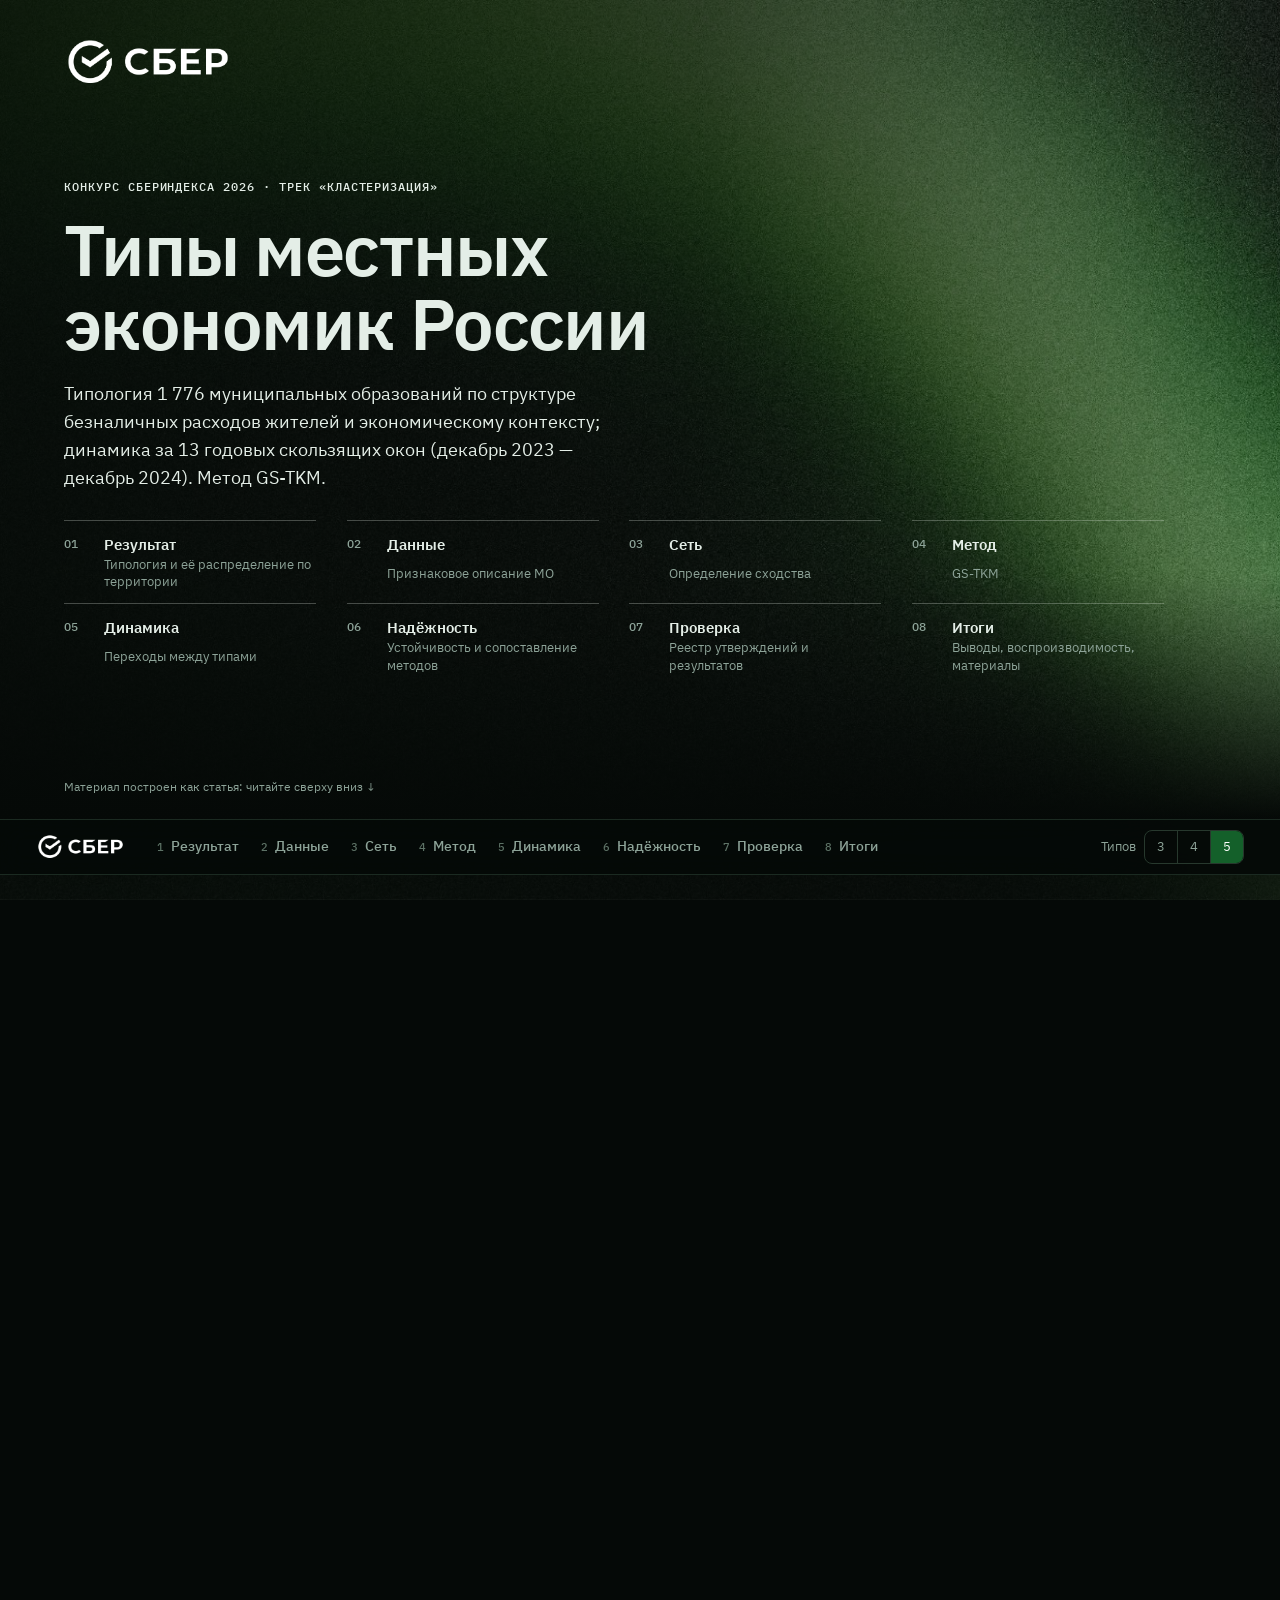
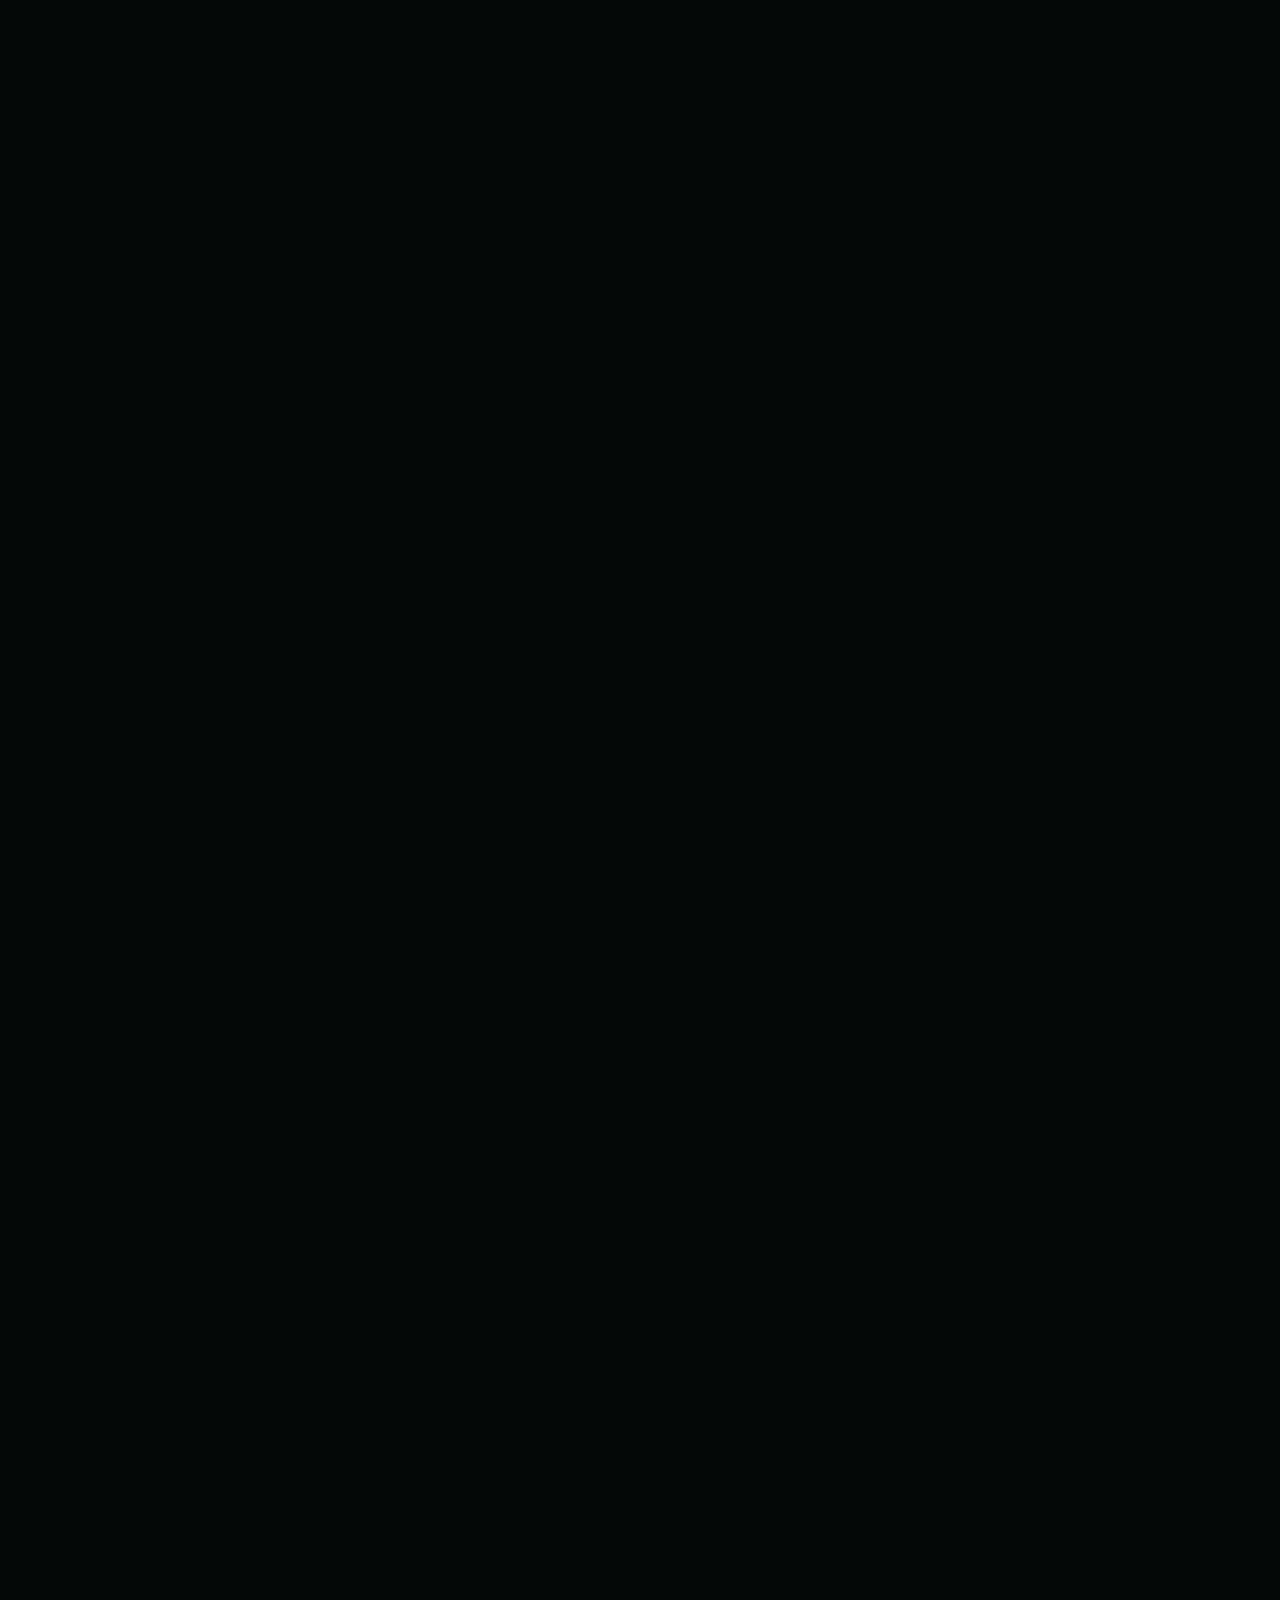
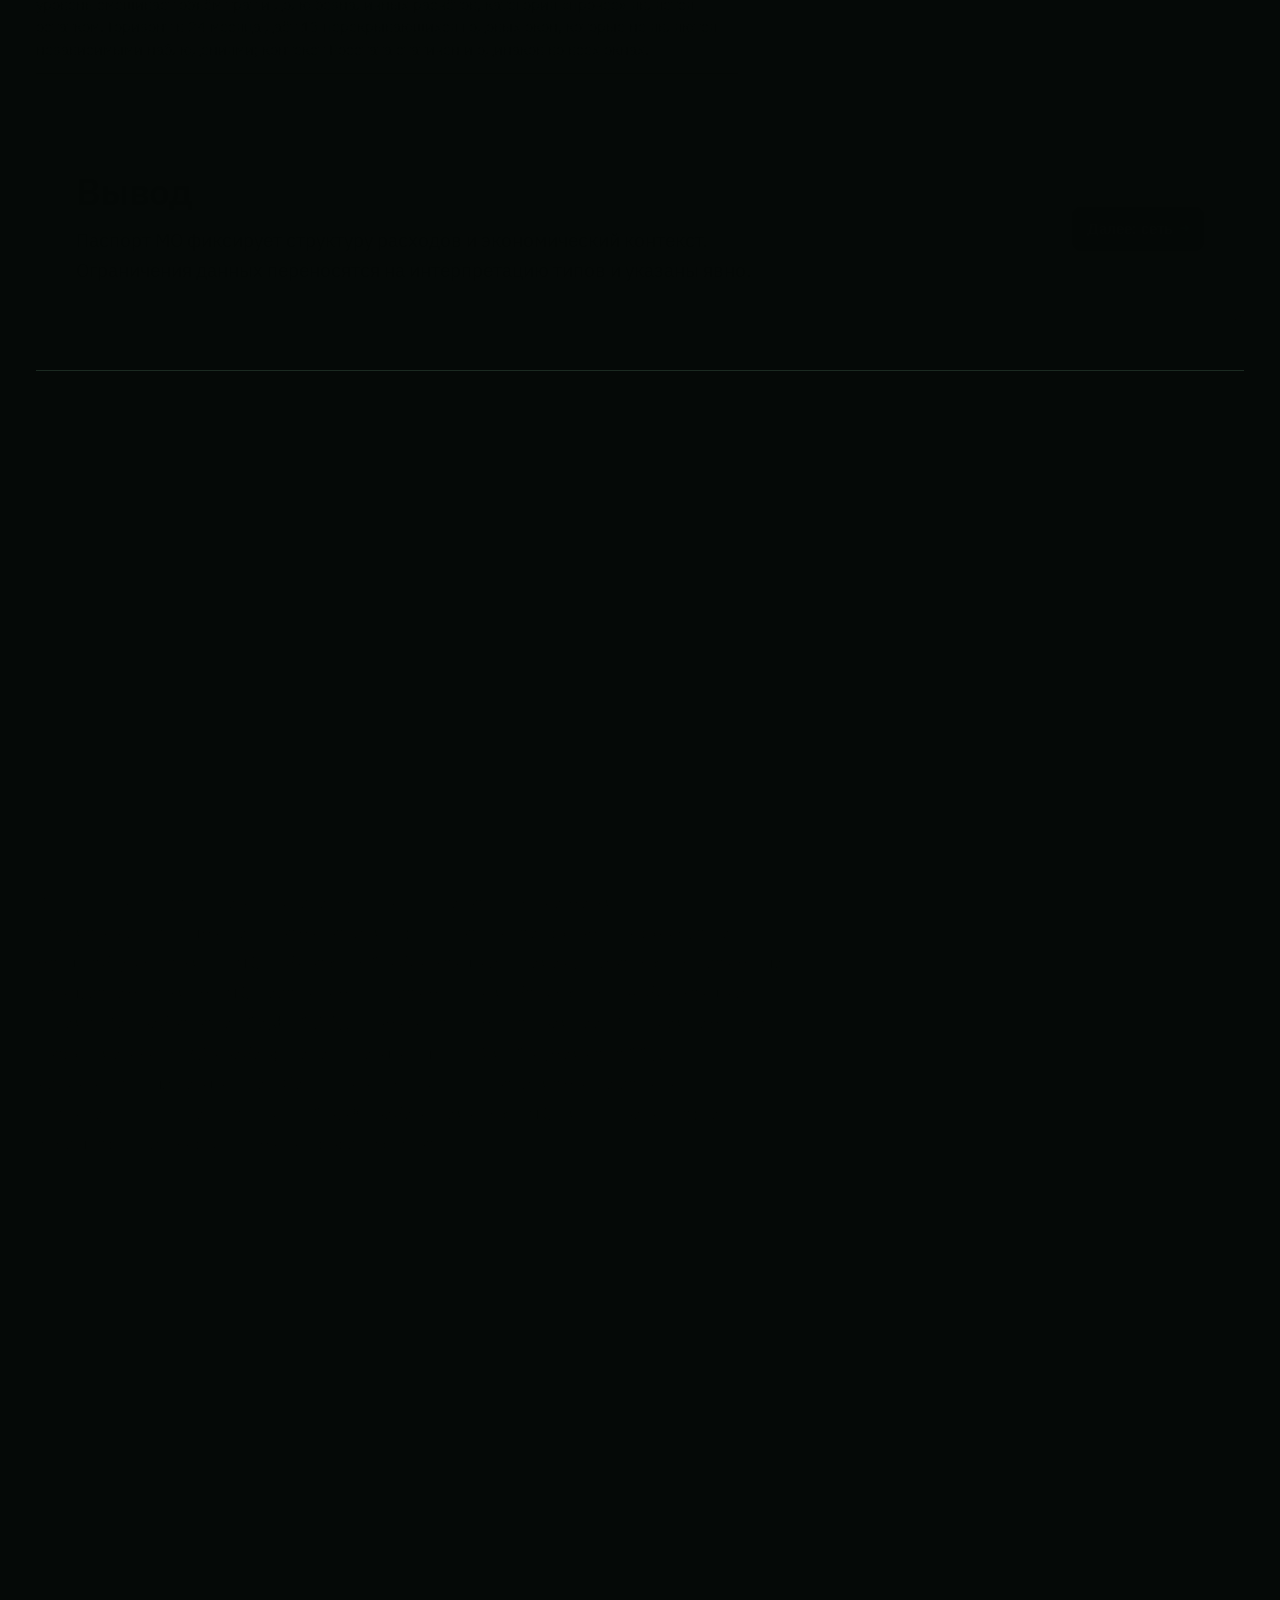
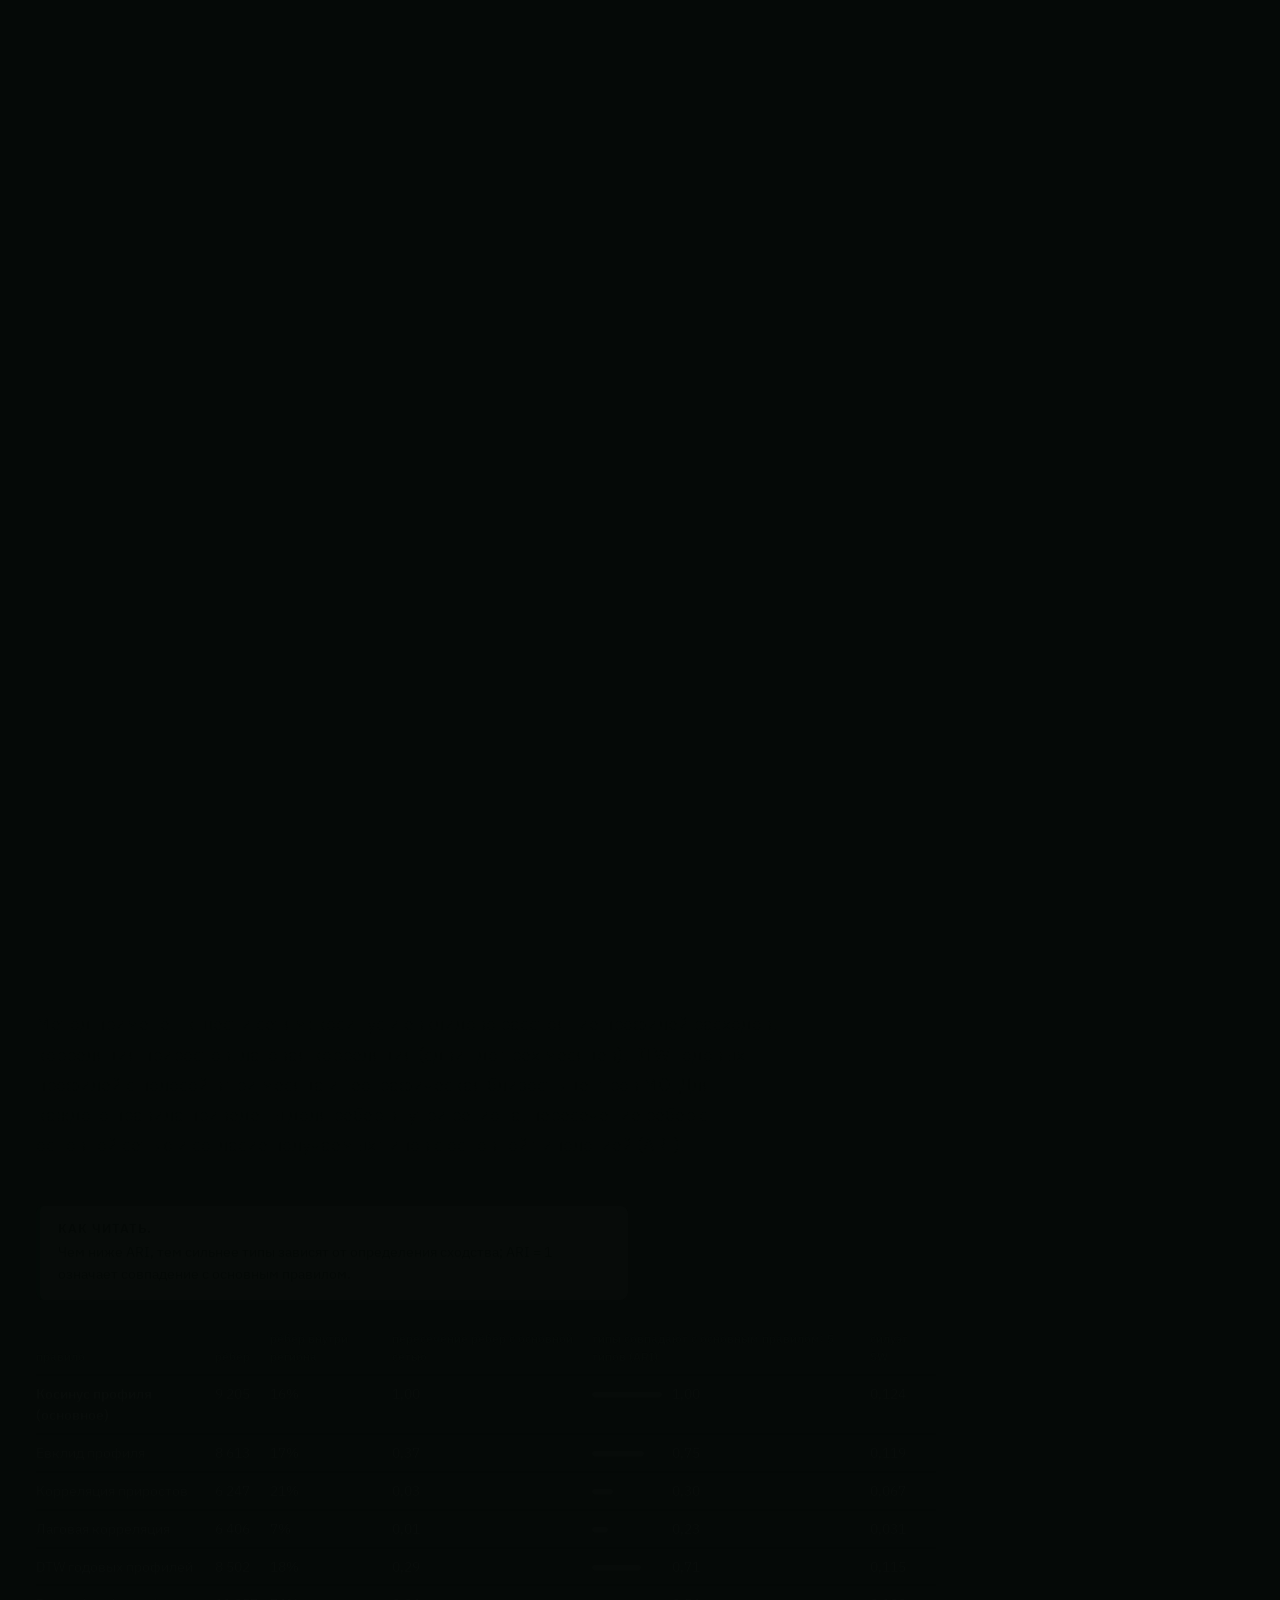
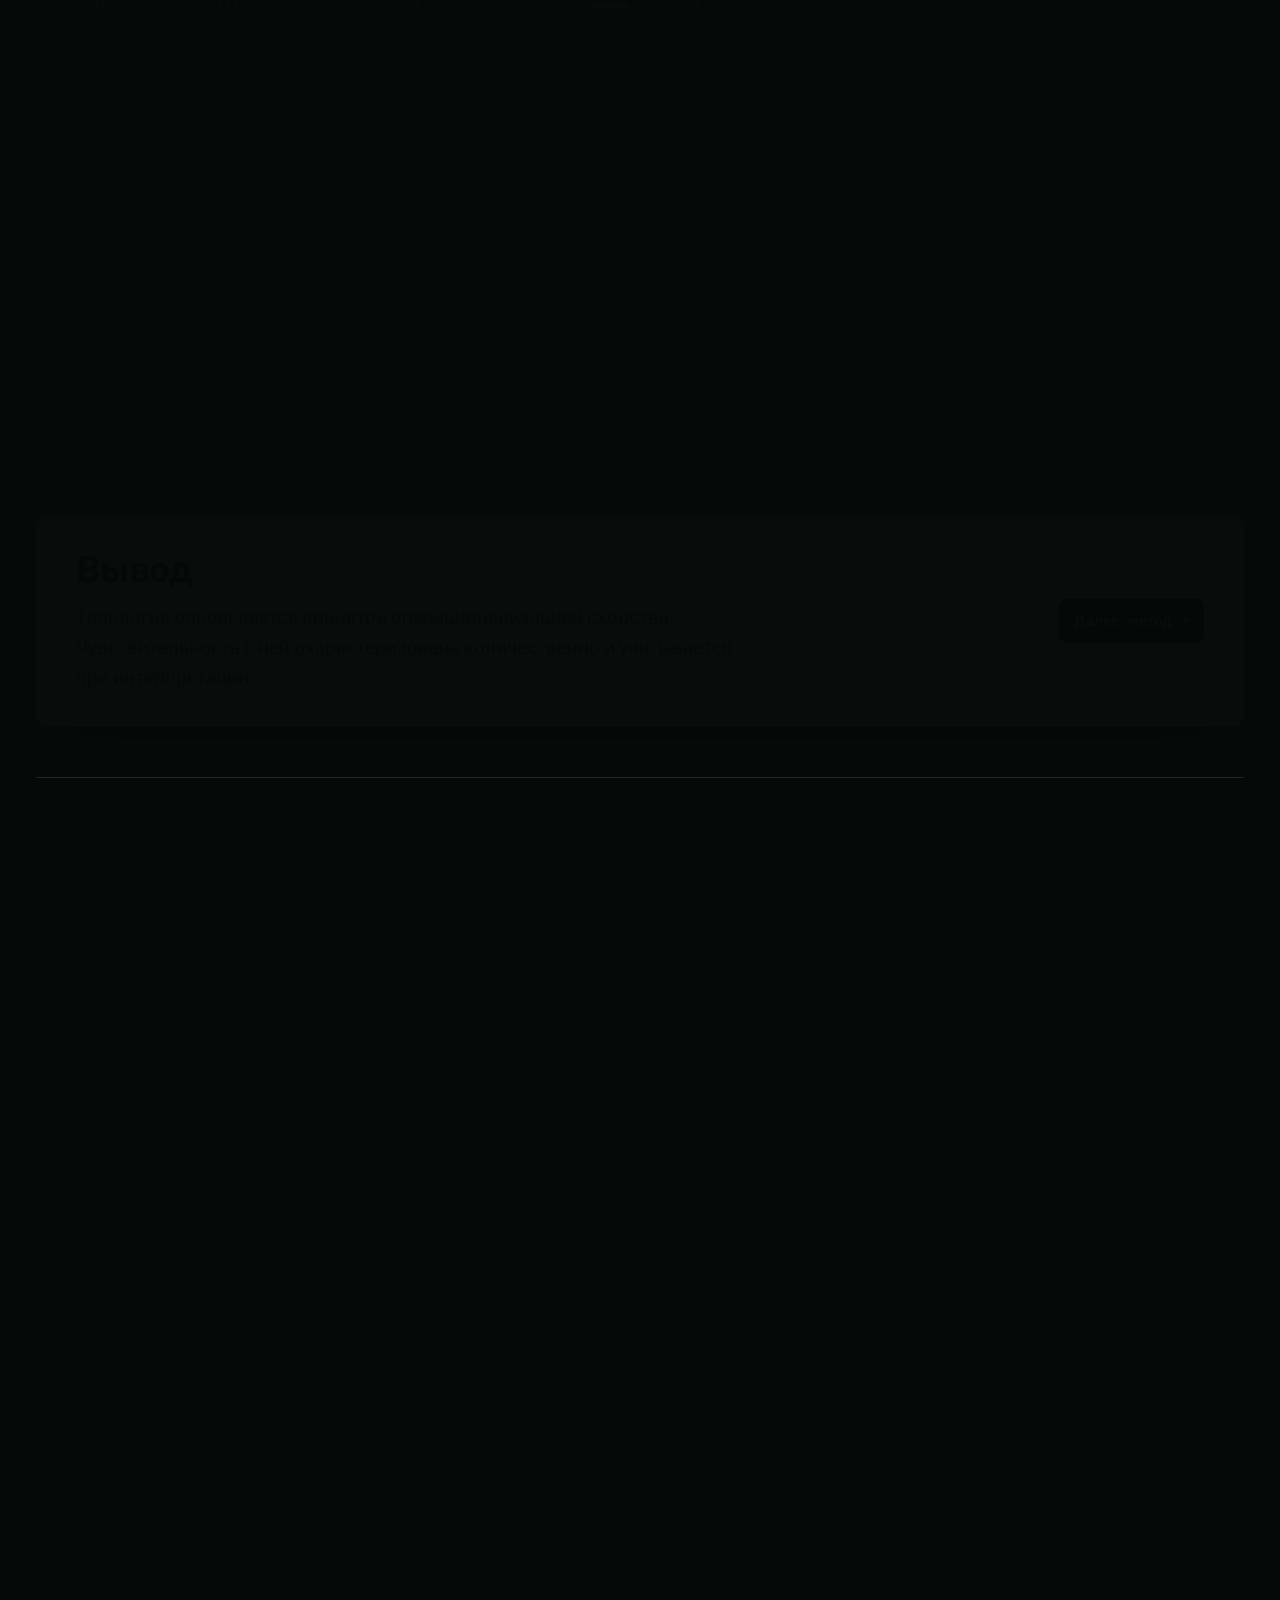
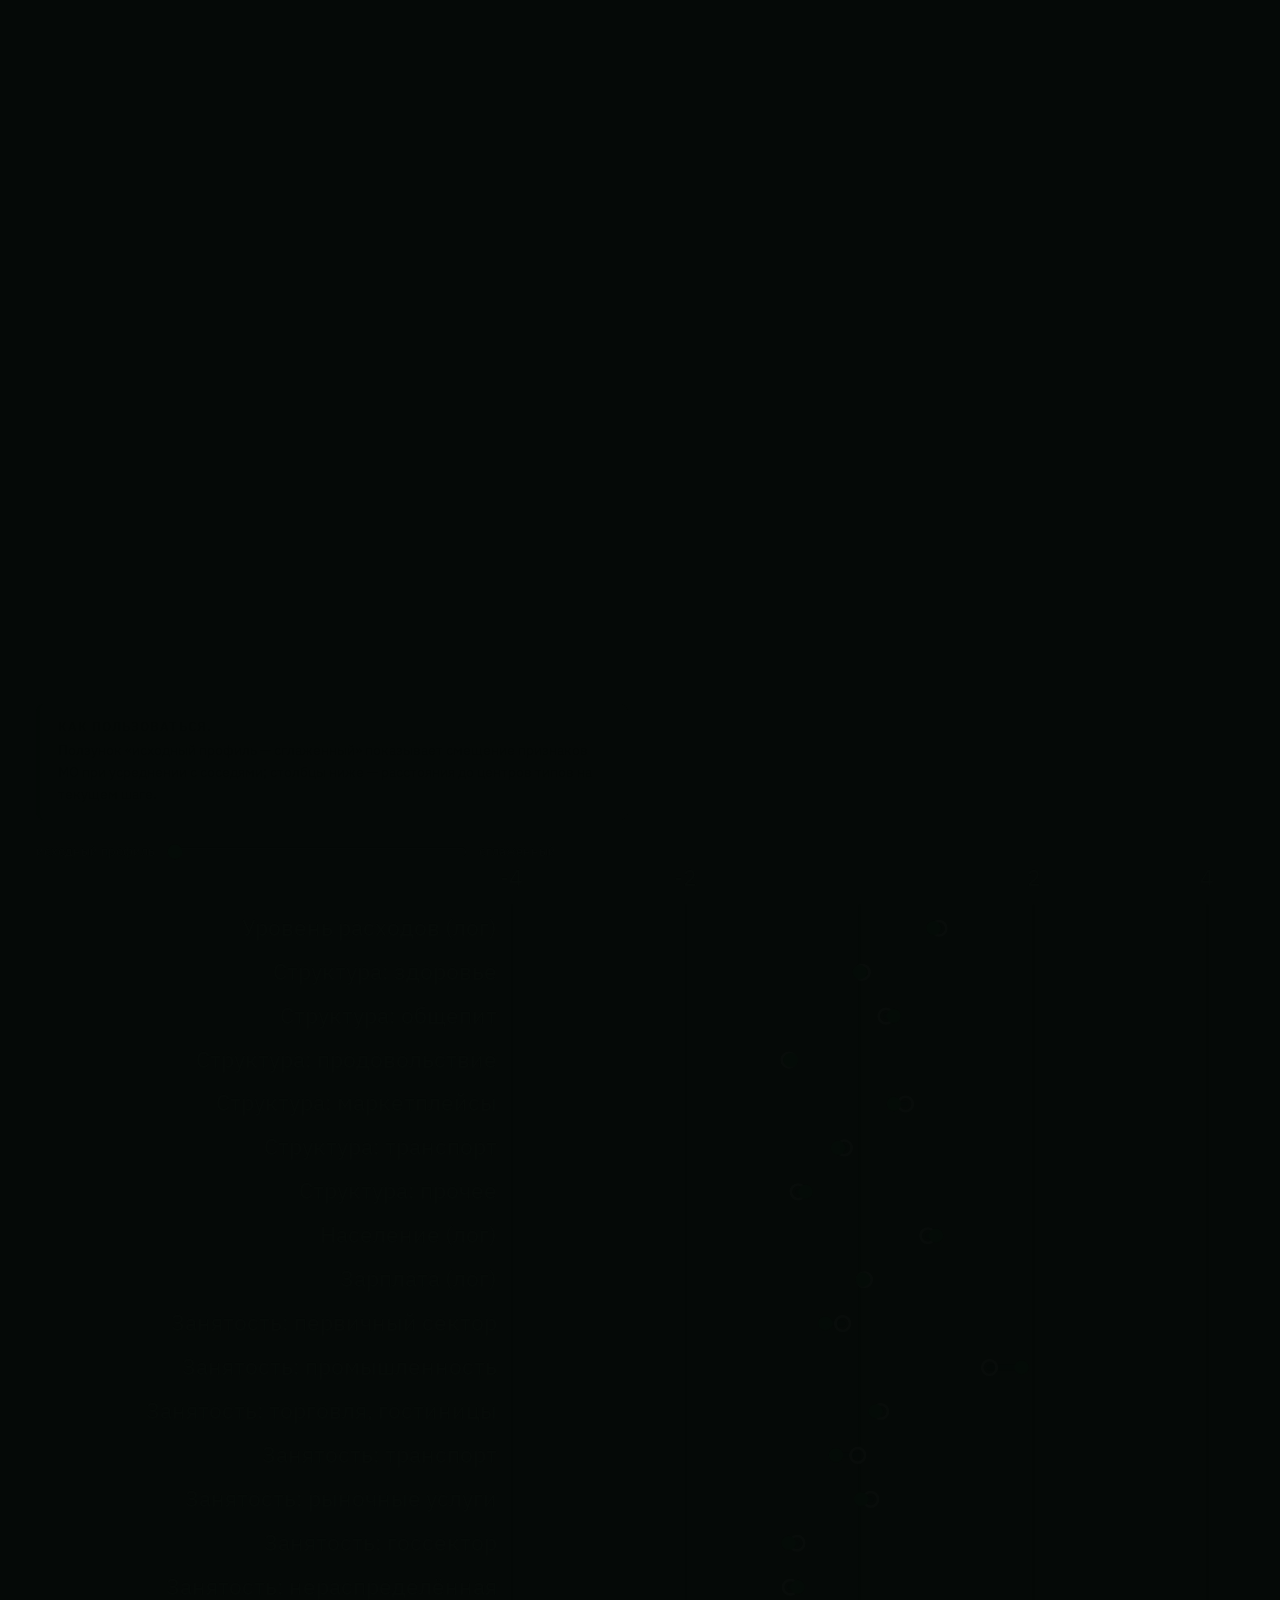
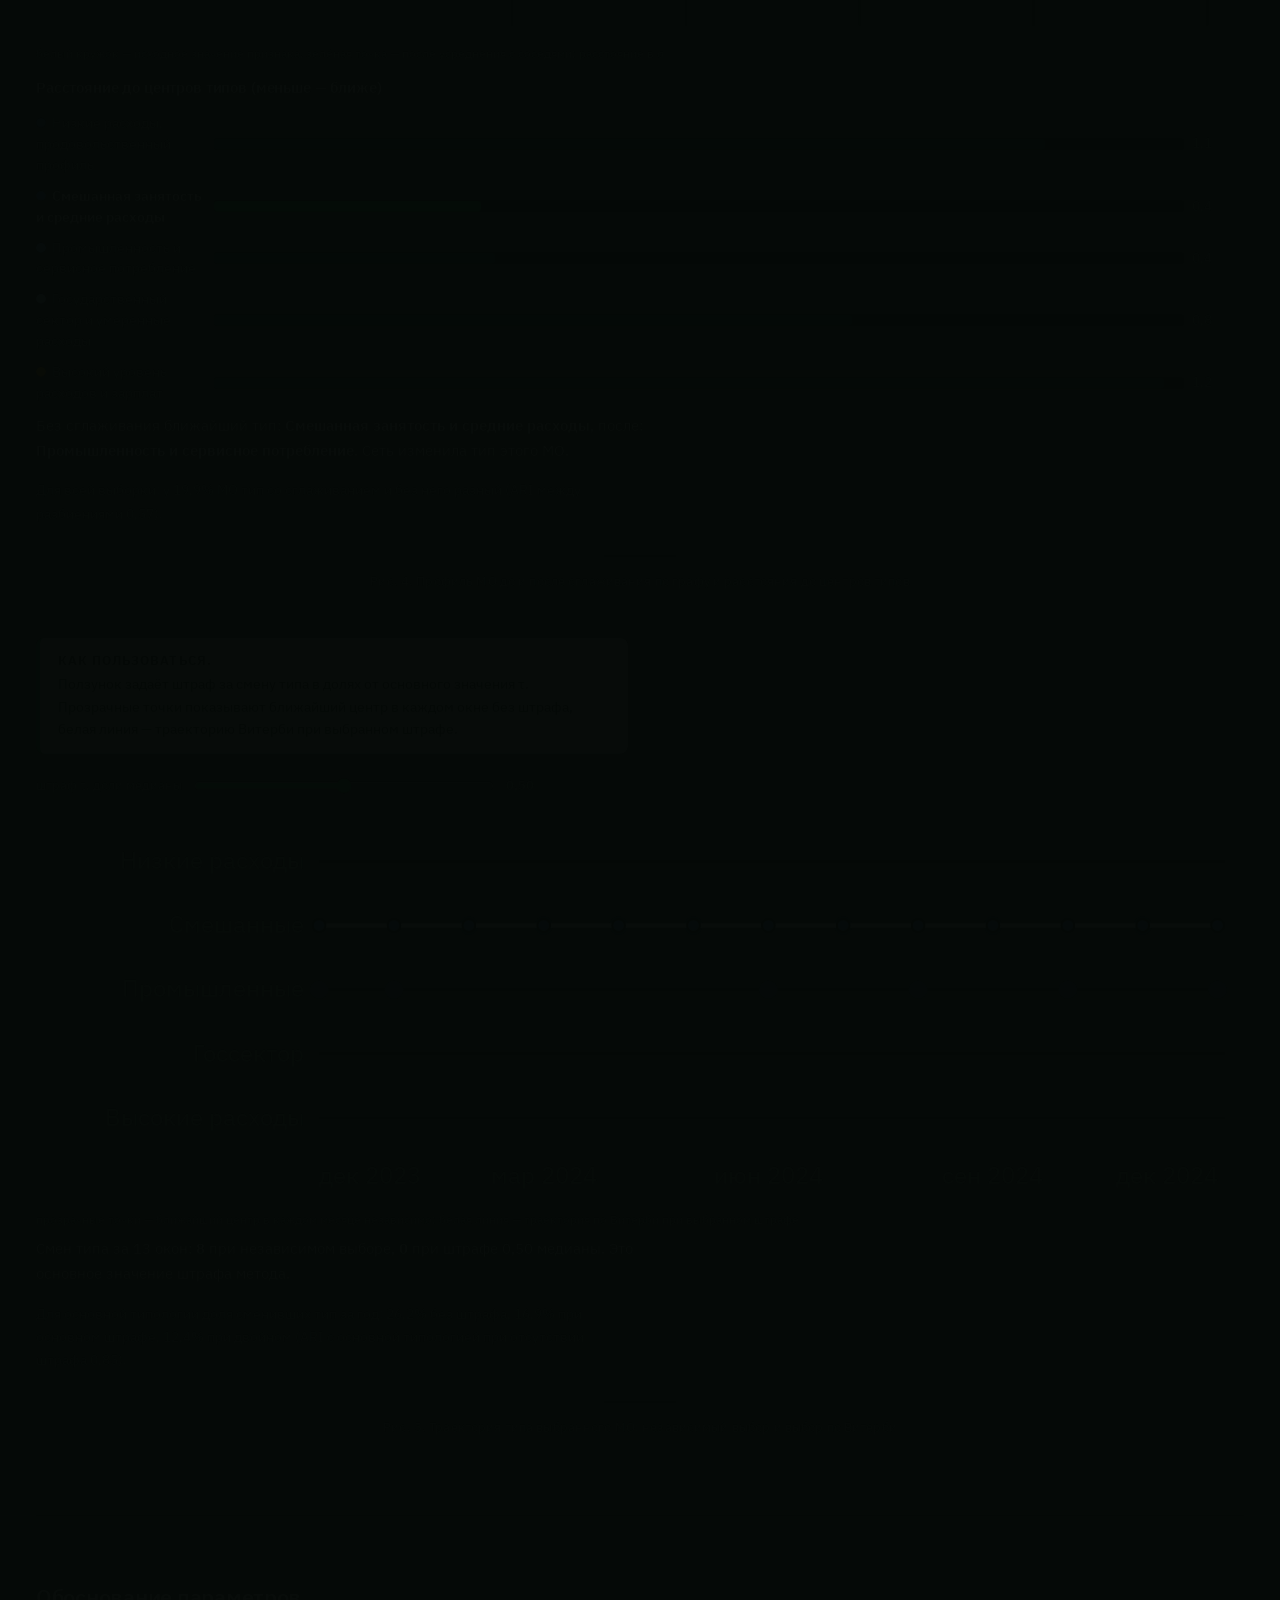
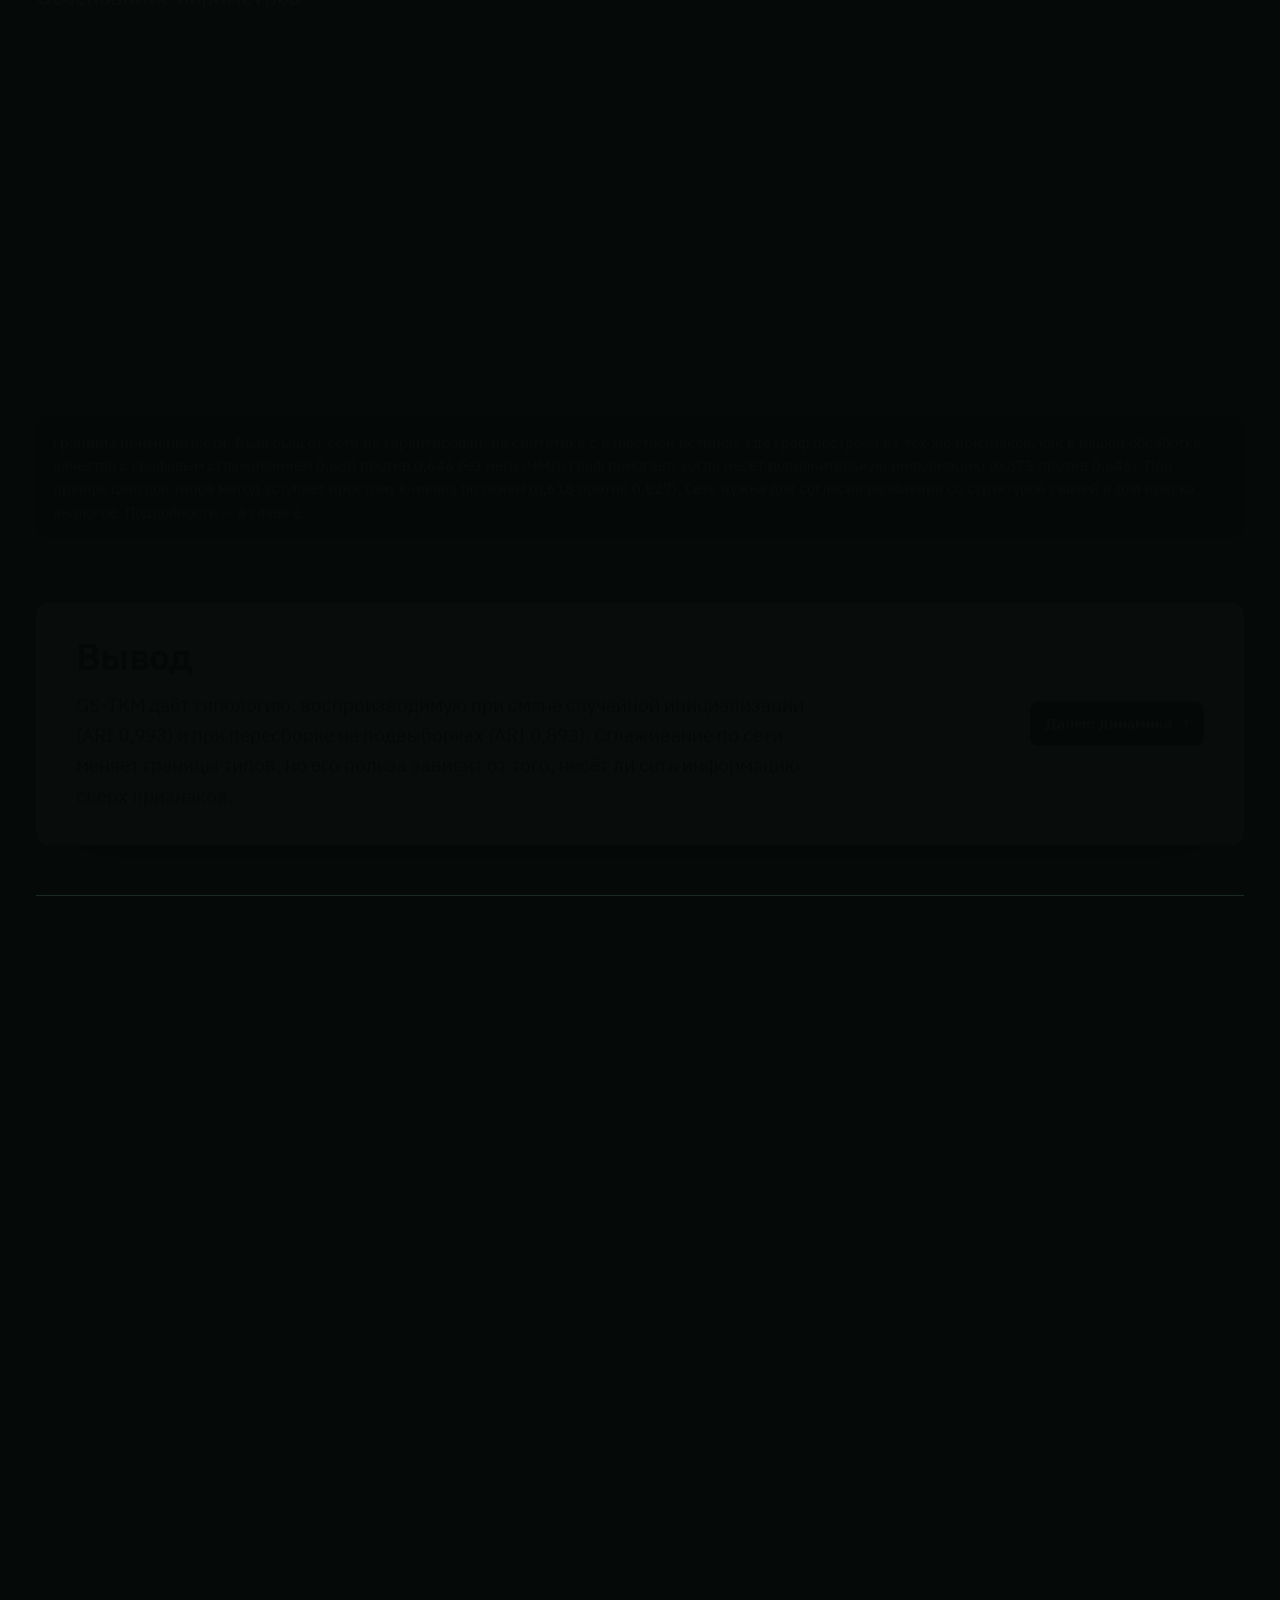
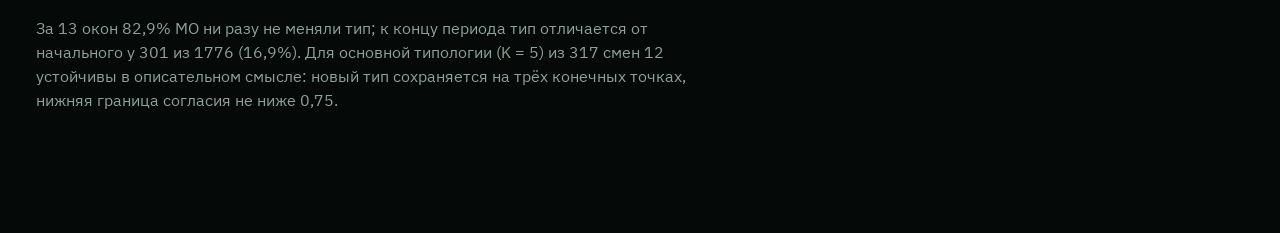
<file: index.html>
<!doctype html>
<html lang="ru"><head><meta charset="utf-8"><meta name="viewport" content="width=device-width,initial-scale=1">
<title>Типы местных экономик России</title>
<meta http-equiv="refresh" content="0; url=dashboard_story.html">
<link rel="canonical" href="dashboard_story.html">
</head><body><p><a href="dashboard_story.html">Открыть интерактивный дашборд</a></p></body></html>
</file>
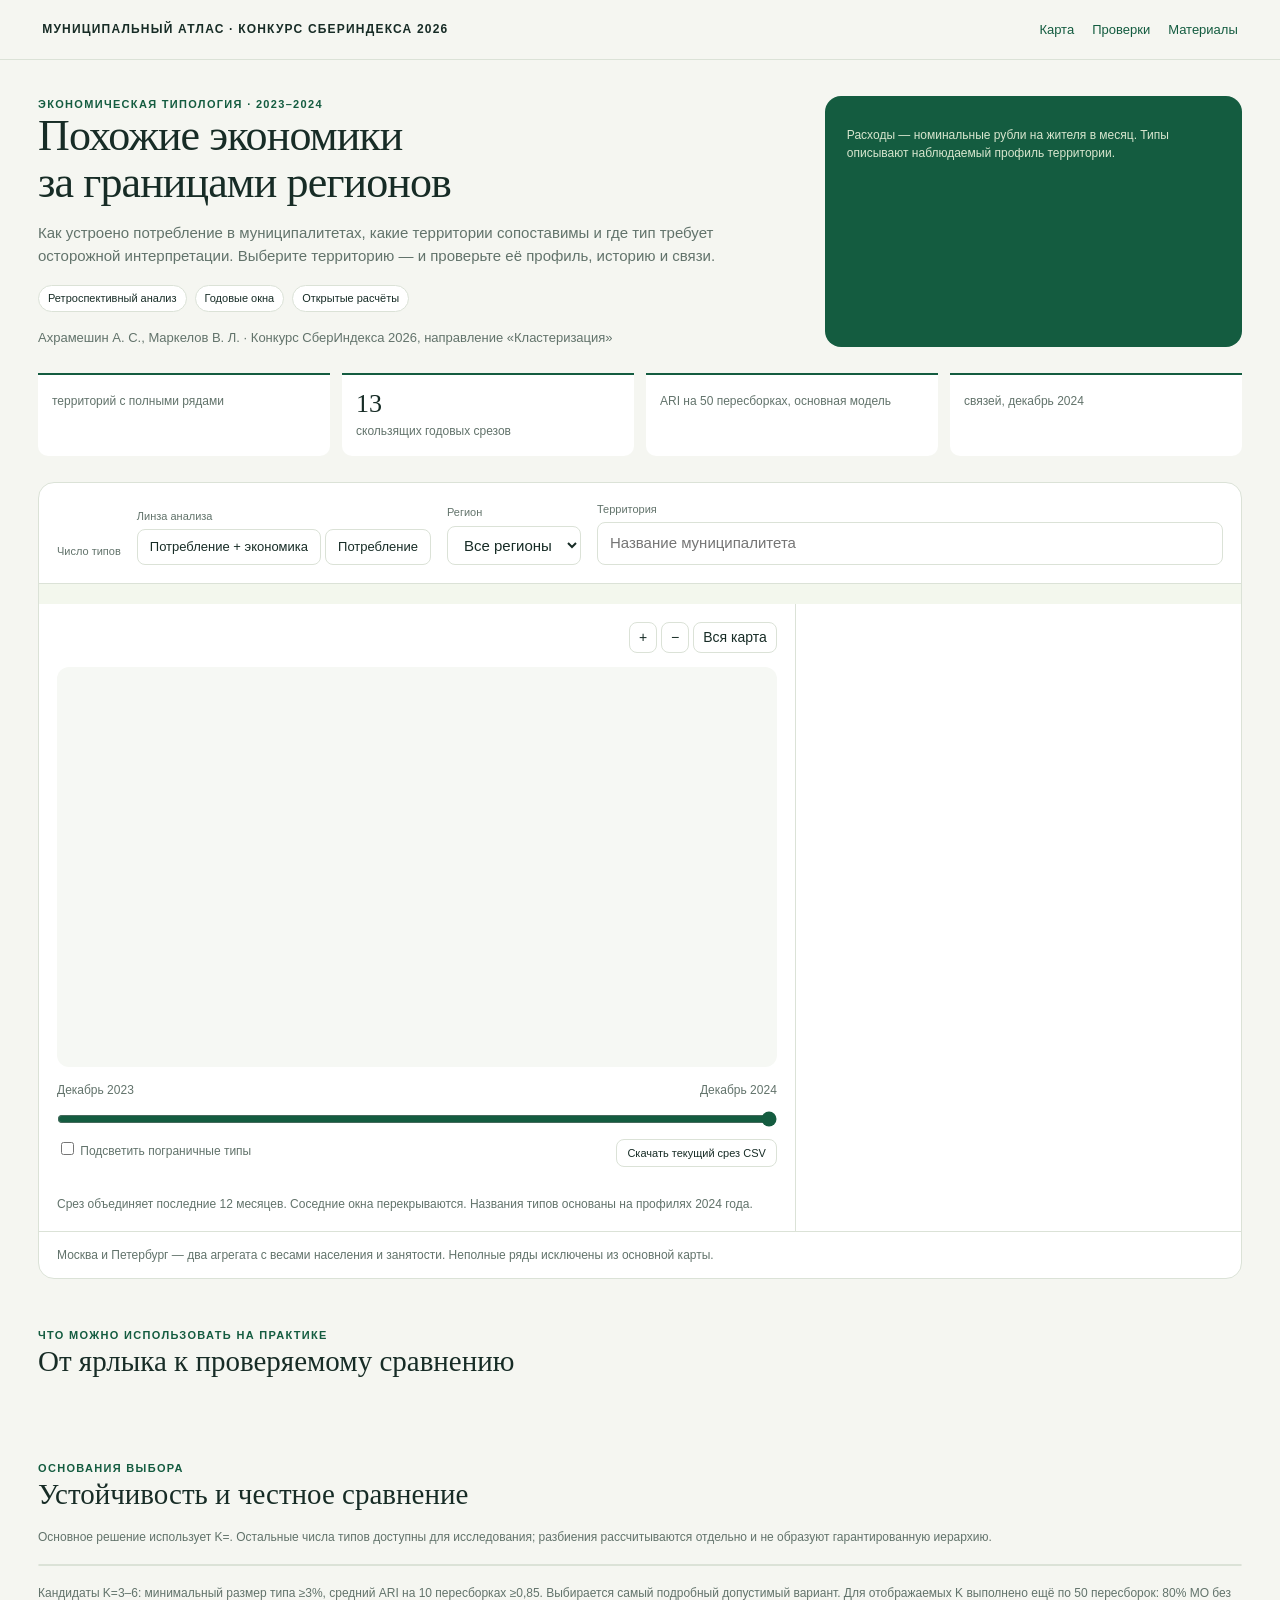
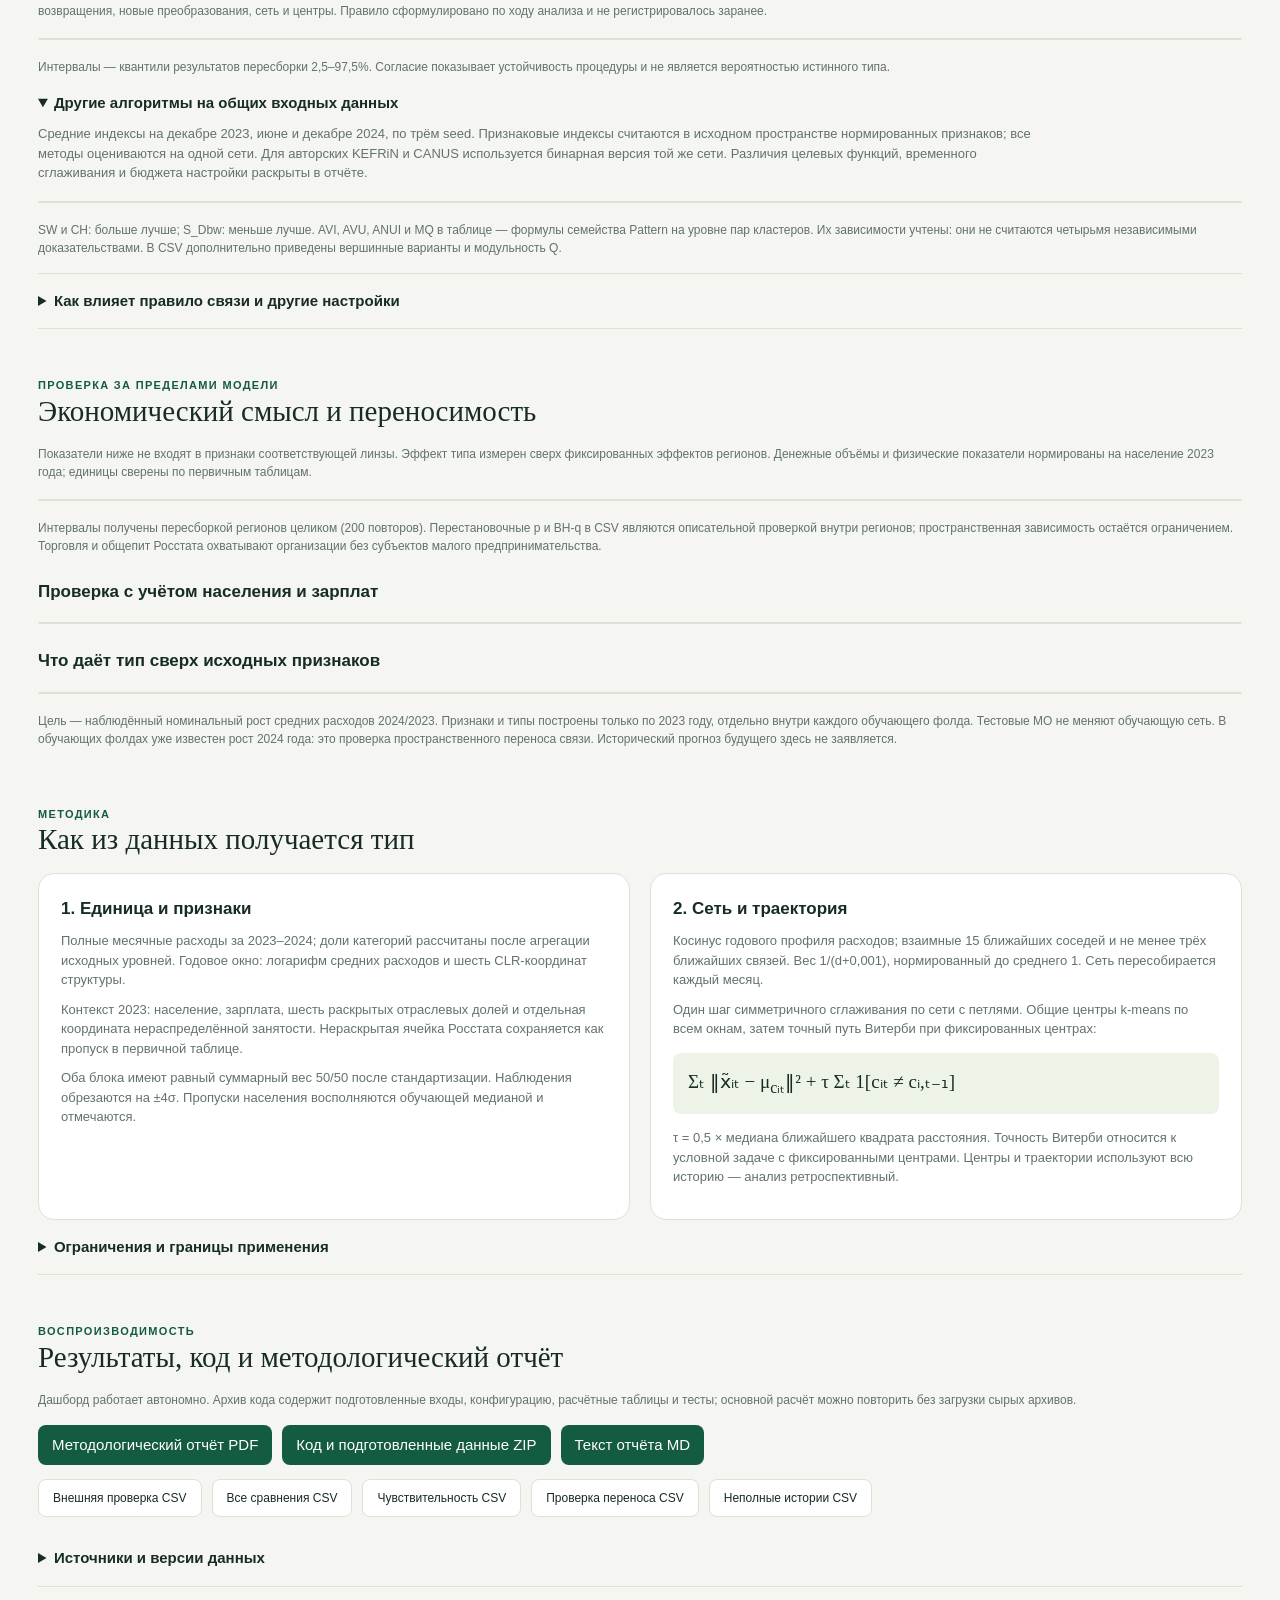
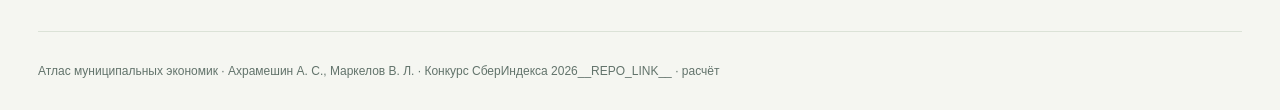
<file: archive/dashboard_tool_v2/atlas_dashboard.html>
<!doctype html><html lang="ru"><head><meta charset="utf-8"><meta name="viewport" content="width=device-width,initial-scale=1"><title>Атлас муниципальных экономик России</title>
<style>
:root{--ink:#172c26;--muted:#62736b;--paper:#f5f6f1;--line:#dbe2d7;--green:#145c40;--lime:#d6f078;--white:#fff;--radius:16px}*{box-sizing:border-box}body{margin:0;background:var(--paper);color:var(--ink);font:15px/1.5 Arial,sans-serif}a{color:var(--green)}button,input,select{font:inherit}button,select{cursor:pointer}button{border:1px solid var(--line);background:white;color:var(--ink);padding:9px 14px;border-radius:8px}button:hover{border-color:var(--green)}button:focus-visible,a:focus-visible,input:focus-visible,select:focus-visible{outline:3px solid #e6a644;outline-offset:3px}button.active{background:var(--green);color:white;border-color:var(--green)}button:disabled{opacity:.4;cursor:default}nav{display:flex;justify-content:space-between;align-items:center;padding:18px 3.3%;border-bottom:1px solid var(--line);gap:15px}.brand{font-weight:bold;letter-spacing:.1em;font-size:12px}nav a{font-size:13px;text-decoration:none;margin-left:18px}main{max-width:1460px;margin:auto;padding:0 38px}h1,h2,h3,p{margin:0}h1{font:44px/1.07 Georgia,serif;max-width:830px;letter-spacing:-.02em}h2{font:29px/1.2 Georgia,serif;margin-bottom:16px}h3{font-size:17px;margin-bottom:10px}.eyebrow{color:var(--green);font-size:11px;font-weight:bold;letter-spacing:.12em;text-transform:uppercase}.hero{padding:36px 0 26px;display:grid;grid-template-columns:1.8fr 1fr;gap:36px}.hero p{color:var(--muted);max-width:770px;margin-top:16px}.hero aside{background:var(--green);color:white;padding:22px;border-radius:var(--radius)}.hero aside p{color:#e2ecdf;margin-top:8px}.hero aside strong{display:block;font:28px Georgia,serif}.tags{display:flex;gap:8px;flex-wrap:wrap;margin-top:18px}.tag{font-size:11px;border:1px solid var(--line);padding:4px 9px;border-radius:100px;background:white}.facts{display:grid;grid-template-columns:repeat(4,1fr);gap:12px;margin-bottom:26px}.fact{border-top:2px solid var(--green);padding:14px;background:white;border-radius:0 0 10px 10px}.fact strong{font:26px Georgia,serif;display:block}.fact span{font-size:12px;color:var(--muted)}.workspace{border:1px solid var(--line);background:white;border-radius:var(--radius);overflow:hidden;scroll-margin-top:20px}.controls{padding:18px;display:flex;flex-wrap:wrap;gap:16px;align-items:end;border-bottom:1px solid var(--line)}.control label{display:block;font-size:11px;color:var(--muted);margin-bottom:5px}.seg{display:flex;gap:4px}.seg button{padding:7px 12px;font-size:13px}select,input[type=search]{padding:9px 12px;border:1px solid var(--line);border-radius:8px;background:white;max-width:100%;color:var(--ink)}.search{position:relative;flex:1;min-width:210px}.search input{width:100%}.suggestions{position:absolute;top:70px;left:0;right:0;z-index:5;background:white;box-shadow:0 8px 25px #172c2633;border-radius:10px;max-height:320px;overflow:auto}.suggestions button{display:block;text-align:left;width:100%;border:0;border-bottom:1px solid var(--line);border-radius:0;font-size:13px}.suggestions small{color:var(--muted);display:block}.mapgrid{display:grid;grid-template-columns:minmax(0,1.7fr) minmax(300px,1fr)}.maparea{position:relative;padding:18px;border-right:1px solid var(--line);min-width:0}.maptitle{display:flex;justify-content:space-between;align-items:start;gap:12px;font-size:12px;color:var(--muted)}.maptitle strong{color:var(--ink);display:block;font-size:16px}.zoom{display:flex;gap:4px}.zoom button{padding:4px 9px;font-size:14px}.mapcanvas{width:100%;height:400px;display:block;background:#f6f8f4;border-radius:12px;margin:14px 0;touch-action:pan-y}.territory{stroke:#fff;stroke-width:.23;cursor:pointer;transition:opacity .1s}.territory:hover,.territory:focus{stroke:#172c26;stroke-width:1}.territory.selected{stroke:#172c26;stroke-width:1.4}.yearline{display:flex;justify-content:space-between;gap:10px;font-size:12px;color:var(--muted)}input[type=range]{width:100%;accent-color:var(--green);margin:12px 0}.legend{display:grid;gap:8px;padding:14px 0}.legend button{text-align:left;display:flex;justify-content:space-between;align-items:center;gap:10px;padding:10px;font-size:12px}.swatch{display:inline-block;width:11px;height:11px;border-radius:3px;margin-right:7px}.legend button.active{color:var(--ink);background:#eef4e9;border-color:var(--green)}.note{font-size:12px;color:var(--muted)}.passport{padding:22px;min-width:0}.passport h3{font:25px/1.2 Georgia,serif;margin-top:8px}.passport .type{font-size:13px;font-weight:bold;display:block;margin:10px 0}.stats{display:grid;grid-template-columns:1fr 1fr;gap:16px;margin:18px 0}.stats strong{display:block;font-size:20px;line-height:1.2}.stats small{font-size:11px;color:var(--muted)}.quality{padding:12px;border-radius:10px;background:#f0f4e9;font-size:12px;margin:12px 0}.quality.warn{background:#fff2d8;color:#775623}.spark{width:100%;height:96px;display:block}.composition{display:grid;gap:7px;margin:12px 0}.composition .row{display:grid;grid-template-columns:106px 1fr 44px;gap:8px;align-items:center;font-size:11px}.bar{height:5px;background:#e5eadf;border-radius:5px}.bar i{display:block;height:100%;background:var(--green);border-radius:5px}.neighbors{margin-top:16px}.neighbors ol{padding:0;list-style:none}.neighbors li{border-top:1px solid var(--line)}.neighbors li button{display:flex;align-items:center;width:100%;justify-content:space-between;text-align:left;border:0;padding:8px 0;border-radius:0;background:transparent;font-size:12px}.neighbors li small{color:var(--muted);font-size:10px;display:block}.neighbors .seg button{font-size:11px}.mapfoot{padding:14px 18px;border-top:1px solid var(--line);display:flex;justify-content:space-between;gap:12px;flex-wrap:wrap;font-size:12px;color:var(--muted)}section.chapter{padding:48px 0 0;scroll-margin-top:20px}.cards{display:grid;grid-template-columns:repeat(3,1fr);gap:18px}.card{padding:22px;background:white;border:1px solid var(--line);border-radius:var(--radius)}.card .big{font:32px Georgia,serif;color:var(--green);display:block;margin-bottom:10px}.card p{font-size:13px;color:var(--muted)}.tablewrap{overflow:auto;border:1px solid var(--line);border-radius:12px;background:white;margin:18px 0}table{border-collapse:collapse;width:100%;font-size:12px;white-space:nowrap}th,td{padding:10px 12px;text-align:right;border-bottom:1px solid var(--line)}th{background:#eef3e7;color:var(--green);font-weight:normal}th:first-child,td:first-child{text-align:left;white-space:normal;min-width:180px}tr.mainrow{background:#f2f7e8;font-weight:bold}.detailgrid{display:grid;grid-template-columns:1fr 1fr;gap:20px}.detailgrid .card p{margin-bottom:10px}.formula{font-family:Georgia,serif;font-size:19px;background:#edf3e6;padding:15px;border-radius:8px;margin:14px 0;overflow:auto}.downloads{display:flex;gap:10px;flex-wrap:wrap}.downloads button{background:var(--green);color:white;border:0}.sources{font-size:12px;color:var(--muted)}.sources li{margin-bottom:8px}.sources a{overflow-wrap:anywhere}footer{padding:30px 0;border-top:1px solid var(--line);margin-top:44px;font-size:12px;color:var(--muted)}#tooltip{position:fixed;pointer-events:none;z-index:10;max-width:310px;background:var(--ink);color:white;padding:10px 13px;border-radius:8px;font-size:12px;display:none}.visuallyhidden{position:absolute;width:1px;height:1px;padding:0;overflow:hidden;clip:rect(0,0,0,0)}.status{font-size:12px;color:var(--muted);margin-top:10px}details{border-bottom:1px solid var(--line);padding:16px 0}summary{cursor:pointer;font-weight:bold}.explain{margin-top:10px;color:var(--muted);font-size:13px;max-width:1000px}.lensnote{padding:10px 18px;font-size:12px;color:var(--muted);background:#f3f7ed}.cases button{text-align:left;margin-top:14px;width:100%}.csvlinks{display:flex;gap:10px;flex-wrap:wrap}.csvlinks button{font-size:12px}.testmark{font-size:11px;margin-top:14px;color:var(--muted)}
@media(max-width:1050px){main{padding:0 22px}.hero{grid-template-columns:1.7fr 1fr;gap:20px}h1{font-size:36px}.mapgrid{grid-template-columns:1.4fr 1fr}.mapcanvas{height:320px}.cards{gap:10px}.card{padding:16px}.controls{gap:10px}}@media(max-width:760px){nav{padding:14px 18px}nav a{margin-left:10px;font-size:11px}main{padding:0 16px}.hero{display:block;padding-top:25px}h1{font-size:34px}.hero aside{margin-top:18px;padding:16px}.hero aside strong{font-size:24px}.facts{grid-template-columns:1fr 1fr;gap:9px;margin-bottom:20px}.fact{padding:11px}.fact strong{font-size:24px}.mapgrid{display:block}.maparea{border-right:0;border-bottom:1px solid var(--line);padding:14px}.mapcanvas{height:270px}.passport{padding:18px}.controls{padding:14px}.control{max-width:100%}.search{min-width:100%;flex-basis:100%}.cards,.detailgrid{grid-template-columns:1fr}.chapter{padding-top:34px!important}h2{font-size:26px}.legend{gap:5px}.legend button{padding:8px}.mapfoot{font-size:11px}.downloads button{width:100%}.formula{font-size:16px}.hero p{font-size:14px}}
.byline{margin-top:14px;font-size:13px;color:var(--muted)}</style></head><body><nav><div class="brand">МУНИЦИПАЛЬНЫЙ АТЛАС · КОНКУРС СБЕРИНДЕКСА 2026</div><div><a href="#atlas">Карта</a><a href="#evidence">Проверки</a><a href="#materials">Материалы</a></div></nav><main>
<header class="hero"><div><div class="eyebrow">Экономическая типология · 2023–2024</div><h1>Похожие экономики<br>за границами регионов</h1><p>Как устроено потребление в муниципалитетах, какие территории сопоставимы и где тип требует осторожной интерпретации. Выберите территорию — и проверьте её профиль, историю и связи.</p><div class="tags"><span class="tag">Ретроспективный анализ</span><span class="tag">Годовые окна</span><span class="tag">Открытые расчёты</span></div><p class="byline">Ахрамешин А. С., Маркелов В. Л. · Конкурс СберИндекса 2026, направление «Кластеризация»</p></div><aside><strong id="herofinding"></strong><p id="herotext"></p><p class="note" style="color:#d8e6ce">Расходы — номинальные рубли на жителя в месяц. Типы описывают наблюдаемый профиль территории.</p></aside></header>
<div class="facts"><div class="fact"><strong id="factN"></strong><span>территорий с полными рядами</span></div><div class="fact"><strong>13</strong><span>скользящих годовых срезов</span></div><div class="fact"><strong id="factARI"></strong><span>ARI на 50 пересборках, основная модель</span></div><div class="fact"><strong id="factEdges"></strong><span>связей, декабрь 2024</span></div></div>
<div class="workspace" id="atlas"><div class="controls"><div class="control"><label>Число типов</label><div class="seg" id="kbuttons"></div></div><div class="control"><label>Линза анализа</label><div class="seg" id="lensbuttons"><button data-lens="combined">Потребление + экономика</button><button data-lens="spend">Потребление</button></div></div><div class="control"><label for="region">Регион</label><select id="region"><option value="">Все регионы</option></select></div><div class="control search"><label for="search">Территория</label><input type="search" id="search" placeholder="Название муниципалитета" autocomplete="off"><div id="suggestions" class="suggestions"></div></div></div>
<div class="lensnote" id="lensnote"></div><div class="mapgrid"><div class="maparea"><div class="maptitle"><div><strong id="mapheading"></strong><span id="mapcount"></span></div><div class="zoom"><button id="zoomin" aria-label="Приблизить карту">+</button><button id="zoomout" aria-label="Отдалить карту">−</button><button id="zoomreset">Вся карта</button></div></div><svg id="map" class="mapcanvas" aria-label="Карта типов муниципалитетов"><g id="shapes"></g></svg><div class="yearline"><span>Декабрь 2023</span><strong id="monthtitle"></strong><span>Декабрь 2024</span></div><label for="month" class="visuallyhidden">Конец скользящего годового окна</label><input id="month" type="range" min="0" max="12" step="1" value="12"><div style="display:flex;justify-content:space-between;gap:12px;flex-wrap:wrap"><label class="note"><input id="uncertainty" type="checkbox"> Подсветить пограничные типы</label><button id="csvbutton" style="font-size:11px;padding:5px 10px">Скачать текущий срез CSV</button></div><div class="legend" id="legend"></div><p class="note">Срез объединяет последние 12 месяцев. Соседние окна перекрываются. Названия типов основаны на профилях 2024 года.</p></div><aside class="passport" id="passport" aria-live="polite"></aside></div><div class="mapfoot"><span>Москва и Петербург — два агрегата с весами населения и занятости. Неполные ряды исключены из основной карты.</span><span id="runid"></span></div></div>
<section class="chapter" id="findings"><div class="eyebrow">Что можно использовать на практике</div><h2>От ярлыка к проверяемому сравнению</h2><div class="cards" id="insights"></div><div class="cards cases" id="cases" style="margin-top:18px"></div></section>
<section class="chapter" id="evidence"><div class="eyebrow">Основания выбора</div><h2>Устойчивость и честное сравнение</h2><p class="note">Основное решение использует K=<b id="maink"></b>. Остальные числа типов доступны для исследования; разбиения рассчитываются отдельно и не образуют гарантированную иерархию.</p><div class="tablewrap"><table id="ktable"></table></div><p class="note">Кандидаты K=3–6: минимальный размер типа ≥3%, средний ARI на 10 пересборках ≥0,85. Выбирается самый подробный допустимый вариант. Для отображаемых K выполнено ещё по 50 пересборок: 80% МО без возвращения, новые преобразования, сеть и центры. Правило сформулировано по ходу анализа и не регистрировалось заранее.</p><div class="tablewrap"><table id="robtable"></table></div><p class="note">Интервалы — квантили результатов пересборки 2,5–97,5%. Согласие показывает устойчивость процедуры и не является вероятностью истинного типа.</p><details open><summary>Другие алгоритмы на общих входных данных</summary><p class="explain">Средние индексы на декабре 2023, июне и декабре 2024, по трём seed. Признаковые индексы считаются в исходном пространстве нормированных признаков; все методы оцениваются на одной сети. Для авторских KEFRiN и CANUS используется бинарная версия той же сети. Различия целевых функций, временного сглаживания и бюджета настройки раскрыты в отчёте.</p><div class="tablewrap"><table id="baselines"></table></div><p class="note">SW и CH: больше лучше; S_Dbw: меньше лучше. AVI, AVU, ANUI и MQ в таблице — формулы семейства Pattern на уровне пар кластеров. Их зависимости учтены: они не считаются четырьмя независимыми доказательствами. В CSV дополнительно приведены вершинные варианты и модульность Q.</p></details><details><summary>Как влияет правило связи и другие настройки</summary><div class="tablewrap"><table id="networks"></table></div><div class="tablewrap"><table id="sensitivity"></table></div><p class="note" id="driftnote"></p><p class="note">Лаги и DTW здесь описывают сходство наблюдённых историй. Длина перекрытия всего 10–13 годовых окон; причинное влияние и распространение изменений этими сетями не устанавливаются.</p></details></section>
<section class="chapter"><div class="eyebrow">Проверка за пределами модели</div><h2>Экономический смысл и переносимость</h2><p class="note">Показатели ниже не входят в признаки соответствующей линзы. Эффект типа измерен сверх фиксированных эффектов регионов. Денежные объёмы и физические показатели нормированы на население 2023 года; единицы сверены по первичным таблицам.</p><div class="tablewrap"><table id="external"></table></div><p class="note">Интервалы получены пересборкой регионов целиком (200 повторов). Перестановочные p и BH-q в CSV являются описательной проверкой внутри регионов; пространственная зависимость остаётся ограничением. Торговля и общепит Росстата охватывают организации без субъектов малого предпринимательства.</p><h3 style="margin-top:24px">Проверка с учётом населения и зарплат</h3><div class="tablewrap"><table id="externalcontrols"></table></div><p class="note" id="externalverdict"></p><h3 style="margin-top:24px">Что даёт тип сверх исходных признаков</h3><div class="tablewrap"><table id="cv"></table></div><p class="note">Цель — наблюдённый номинальный рост средних расходов 2024/2023. Признаки и типы построены только по 2023 году, отдельно внутри каждого обучающего фолда. Тестовые МО не меняют обучающую сеть. В обучающих фолдах уже известен рост 2024 года: это проверка пространственного переноса связи. Исторический прогноз будущего здесь не заявляется.</p><p class="status" id="cvverdict"></p></section>
<section class="chapter"><div class="eyebrow">Методика</div><h2>Как из данных получается тип</h2><div class="detailgrid"><div class="card"><h3>1. Единица и признаки</h3><p>Полные месячные расходы за 2023–2024; доли категорий рассчитаны после агрегации исходных уровней. Годовое окно: логарифм средних расходов и шесть CLR-координат структуры.</p><p>Контекст 2023: население, зарплата, шесть раскрытых отраслевых долей и отдельная координата нераспределённой занятости. Нераскрытая ячейка Росстата сохраняется как пропуск в первичной таблице.</p><p>Оба блока имеют равный суммарный вес 50/50 после стандартизации. Наблюдения обрезаются на ±4σ. Пропуски населения восполняются обучающей медианой и отмечаются.</p></div><div class="card"><h3>2. Сеть и траектория</h3><p>Косинус годового профиля расходов; взаимные 15 ближайших соседей и не менее трёх ближайших связей. Вес 1/(d+0,001), нормированный до среднего 1. Сеть пересобирается каждый месяц.</p><p>Один шаг симметричного сглаживания по сети с петлями. Общие центры k-means по всем окнам, затем точный путь Витерби при фиксированных центрах:</p><div class="formula">Σₜ ‖x̃ᵢₜ − μ<sub>cᵢₜ</sub>‖² + τ Σₜ 1[cᵢₜ ≠ cᵢ,ₜ₋₁]</div><p>τ = 0,5 × медиана ближайшего квадрата расстояния. Точность Витерби относится к условной задаче с фиксированными центрами. Центры и траектории используют всю историю — анализ ретроспективный.</p></div></div><details><summary>Ограничения и границы применения</summary><p class="explain">Кластеры — относительные профили в данной выборке. Номинальные расходы не измеряют физическое потребление и не полностью отражают доходы жителей. Внутригородские районы представлены только двумя столичными агрегатами. Статический контекст относится к 2023 году; скрытые отраслевые ячейки дают нижние границы раскрытых долей. География и территориальные преобразования ограничены предоставленным справочником. Годовые окна сглаживают быстрые изменения. Смена типа требует трёх наблюдаемых конечных точек; последние два окна цензурированы. Для неполных историй предварительное присвоение вынесено в отдельный файл и отделено от основной типологии.</p></details></section>
<section class="chapter" id="materials"><div class="eyebrow">Воспроизводимость</div><h2>Результаты, код и методологический отчёт</h2><p class="note" style="margin-bottom:16px">Дашборд работает автономно. Архив кода содержит подготовленные входы, конфигурацию, расчётные таблицы и тесты; основной расчёт можно повторить без загрузки сырых архивов.</p><div class="downloads"><button id="reportdownload">Методологический отчёт PDF</button><button id="codedownload">Код и подготовленные данные ZIP</button><button id="mddownload">Текст отчёта MD</button></div><div class="csvlinks" style="margin-top:14px"><button data-file="external_validation.csv">Внешняя проверка CSV</button><button data-file="baselines_raw.csv">Все сравнения CSV</button><button data-file="sensitivity.csv">Чувствительность CSV</button><button data-file="practical_cv.csv">Проверка переноса CSV</button><button data-file="incomplete_assignment.csv">Неполные истории CSV</button></div><p class="testmark" id="verification"></p><details><summary>Источники и версии данных</summary><ul class="sources"><li><a href="https://sber.ru/sberindex/konkurs_sberindex" target="_blank" rel="noopener">Конкурс СберИндекса: пакет расходов, доступности рынков и справочник муниципалитетов</a>. Подготовленная панель, 24 месяца; хеш входа зафиксирован. Данные распространяются на условиях CC BY-SA 4.0.</li><li><a href="https://tochno.st/datasets/bdmo" target="_blank" rel="noopener">База муниципальных показателей Росстата — архив «Если быть точным», версия 18.09.2025</a>. Занятость 2023 и показатели внешней проверки; URL, единицы и SHA-256 включены в архив. Условия использования: CC BY 4.0.</li><li><a href="https://github.com/Sorooshi/KEFRiN" target="_blank" rel="noopener">Авторская реализация KEFRiN</a> и <a href="https://github.com/Sorooshi/CANUS" target="_blank" rel="noopener">CANUS</a>. Закреплённые коммиты и хеши; скрипт загрузки входит в архив.</li></ul><p class="explain">Вход основной модели — подготовленная панель СберИндекса с зафиксированным хешем; сырые архивы СберИндекса в этом комплекте повторно не загружались. Геометрия территорий используется только для отображения.</p></details></section><footer>Атлас муниципальных экономик · Ахрамешин А. С., Маркелов В. Л. · Конкурс СберИндекса 2026__REPO_LINK__ · расчёт <span id="footerid"></span></footer></main><div id="tooltip"></div>
<script id="payload" type="application/json">__PAYLOAD__</script><script>
'use strict';const D=JSON.parse(document.querySelector('#payload').textContent);const COLORS=['#2d7662','#dc982d','#477db4','#985e98','#bd6048','#586da3'];const $=s=>document.querySelector(s);const num=(v,d=0)=>v==null?'—':Number(v).toLocaleString('ru-RU',{maximumFractionDigits:d,minimumFractionDigits:d});const pct=(v,d=0)=>num(v*100,d)+'%';const esc=x=>String(x??'').replace(/[&<>"']/g,a=>({'&':'&amp;','<':'&lt;','>':'&gt;','"':'&quot;',"'":'&#39;'}[a]));const monthName=t=>new Date(D.months[t]+'-15T12:00:00').toLocaleDateString('ru-RU',{month:'long',year:'numeric'});const S={k:D.mainK,t:12,lens:'combined',region:'',sel:0,typ:null,mode:'graph',uncertain:false};let view=[0,0,D.geo.width,D.geo.height];const labs=()=>D.models[S.k][S.lens].labels;const names=()=>D.models[S.k][S.lens].names;const visible=i=>!S.region||D.nodes[i].region===S.region;const text=(id,v)=>$(id).textContent=v;
function table(id,heads,rows,mark=()=>false){$(id).innerHTML='<thead><tr>'+heads.map(x=>'<th>'+esc(x)+'</th>').join('')+'</tr></thead><tbody>'+rows.map(r=>'<tr class="'+(mark(r)?'mainrow':'')+'">'+r.map(x=>'<td>'+esc(x)+'</td>').join('')+'</tr>').join('')+'</tbody>'}
function viewset(v){view=v;$('#map').setAttribute('viewBox',v.join(' '))}function fitRegion(){let box=[Infinity,Infinity,-Infinity,-Infinity];document.querySelectorAll('.territory').forEach(p=>{if(!visible(+p.dataset.i))return;let b=p.getBBox();box=[Math.min(box[0],b.x),Math.min(box[1],b.y),Math.max(box[2],b.x+b.width),Math.max(box[3],b.y+b.height)]});if(!isFinite(box[0]))return;let w=Math.max(box[2]-box[0],20),h=Math.max(box[3]-box[1],16);viewset([box[0]-w*.12,box[1]-h*.12,w*1.24,h*1.24])}function zoom(f){let [x,y,w,h]=view;viewset([x+w*(1-f)/2,y+h*(1-f)/2,w*f,h*f])}
function selected(i){S.sel=i;if(!visible(i)){S.region='';$('#region').value='';viewset([0,0,D.geo.width,D.geo.height])}$('#search').value='';$('#suggestions').innerHTML='';S.typ=null;render();$('#passport').scrollIntoView({block:'nearest',behavior:'smooth'})}
function repaint(){let l=labs()[S.t],m=D.models[S.k].combined;document.querySelectorAll('.territory').forEach(p=>{let i=+p.dataset.i,ok=visible(i);p.style.display=ok?'':'none';p.style.fill=COLORS[l[i]];let weak=S.lens==='combined'&&(m.confidence[S.t][i]<.75||m.margin[S.t][i]<0);p.style.opacity=S.typ!=null&&l[i]!==S.typ?.12:S.uncertain&&weak?.32:1;p.classList.toggle('selected',i===S.sel);p.setAttribute('aria-label',D.nodes[i].name+', '+names()[l[i]]+', '+monthName(S.t))})}
function passport(){let i=S.sel,n=D.nodes[i],m=D.models[S.k][S.lens],lab=m.labels[S.t][i],a=n.annual[S.t],q=m.confidence?m.confidence[S.t][i]:null,margin=m.margin[S.t][i],alt=m.alternative[S.t][i];let weak=q!=null&&(q<.75||margin<0);const profile=a[0],shares=a.slice(1).map(v=>v/profile);let html='<span class="eyebrow">Паспорт территории · '+esc(monthName(S.t))+'</span><h3>'+esc(n.name)+'</h3><p class="note">'+esc(n.region)+(n.aggregate?' · агрегат внутригородских МО':'')+'</p><span class="type" style="color:'+COLORS[lab]+'">'+(lab+1)+'. '+esc(m.names[lab])+'</span><div class="stats"><div><strong>'+num(profile)+' ₽</strong><small>на жителя в месяц, за годовое окно</small></div><div><strong>'+num(n.wage)+' ₽</strong><small>зарплата организаций, 2023</small></div><div><strong>'+num(n.population)+'</strong><small>население, 2023</small></div><div><strong>'+pct(shares[2],1)+'</strong><small>продовольствие в расходах</small></div></div>';
html+='<div class="quality '+(weak?'warn':'')+'">'+(q==null?'Для линзы потребления 50 пересборок не рассчитаны.':'Согласие на пересборках: <b>'+pct(q)+'</b>. '+(weak?'Пограничное присвоение: изучите альтернативу.':'Профиль устойчив при пересборках.'))+'<br>Запас до альтернативы: '+num(margin,2)+'. Ближайший другой центр: '+esc(m.names[alt])+'.'+(margin<0?'<br>Временной штраф удерживает тип, хотя другой центр ближе.':'')+'</div>';
if(n.contextMissing||n.sectorWithheld)html+='<p class="note">'+(n.contextMissing?'Есть восполненный пропуск контекста. ':'')+(n.sectorWithheld?'Росстат раскрывает '+pct(n.sectorCoverage)+' отраслевой занятости; остаток выделен отдельно.':'')+'</p>';
html+='<h3 style="font-size:14px;margin-top:18px">История расходов и типа</h3><svg class="spark" viewBox="0 0 320 96" aria-label="Средние расходы по годовым окнам">';let vals=n.annual.map(a=>a[0]),lo=Math.min(...vals)*.97,hi=Math.max(...vals)*1.03,xy=vals.map((v,t)=>[12+t*24.5,68-48*(v-lo)/(hi-lo)]);html+='<path d="'+xy.map((p,t)=>(t?'L':'M')+p.join(' ')).join('')+'" fill="none" stroke="#63766a" stroke-width="1.8"/>';xy.forEach((p,t)=>{html+='<circle cx="'+p[0]+'" cy="'+p[1]+'" r="'+(t===S.t?4:2.5)+'" fill="'+COLORS[m.labels[t][i]]+'"/>'});html+='<text x="10" y="91" fill="#62736b" font-size="10">Дек. 2023</text><text x="249" y="91" fill="#62736b" font-size="10">Дек. 2024</text></svg><div class="composition">';D.parts.forEach((nm,j)=>html+='<div class="row"><span>'+esc(nm)+'</span><div class="bar"><i style="width:'+Math.min(100,shares[j]*100)+'%"></i></div><span>'+pct(shares[j],1)+'</span></div>');html+='</div><p class="note">Структура расходов за выбранное окно. «Прочее» — остаток общего объёма после пяти категорий.</p><div class="neighbors"><div class="seg"><button data-mode="graph" class="'+(S.mode==='graph'?'active':'')+'">Связи сети</button><button data-mode="analogs" class="'+(S.mode==='analogs'?'active':'')+'">Экономические аналоги</button></div><p class="note" style="margin-top:8px">'+(S.mode==='graph'?'До 10 сильнейших фактических связей выбранного месячного графа. Близость профиля расходов.':'До 10 ближайших профилей в нормированных признаках выбранной линзы. Географическое соседство не требуется.')+'</p><ol>';const nearby=S.mode==='graph'?D.neighbors[S.t][i]:D.analogs[S.lens][S.t][i];nearby.forEach(([j,v])=>{let nn=D.nodes[j];html+='<li><button data-node="'+j+'"><span><span class="swatch" style="background:'+COLORS[m.labels[S.t][j]]+'"></span>'+esc(nn.name)+'<small>'+esc(nn.region)+'</small></span><span>'+num(v,2)+'</span></button></li>'});html+='</ol></div>';$('#passport').innerHTML=html;
$('#passport').querySelectorAll('[data-mode]').forEach(b=>b.onclick=()=>{S.mode=b.dataset.mode;passport()});$('#passport').querySelectorAll('[data-node]').forEach(b=>b.onclick=()=>selected(+b.dataset.node))}
function render(){document.querySelectorAll('#kbuttons button').forEach(b=>b.classList.toggle('active',+b.dataset.k===S.k));document.querySelectorAll('#lensbuttons button').forEach(b=>b.classList.toggle('active',b.dataset.lens===S.lens));$('#uncertainty').disabled=S.lens!=='combined';if(S.lens!=='combined'){$('#uncertainty').checked=false;S.uncertain=false}let l=labs()[S.t],cnt=Array(S.k).fill(0),included=[];D.nodes.forEach((n,i)=>{if(visible(i)){cnt[l[i]]++;included.push(i)}});text('#monthtitle',monthName(S.t));text('#mapheading',S.region||'Муниципальные экономики России');text('#mapcount',num(included.length)+' территорий'+(S.typ!=null?' · выделен тип '+(S.typ+1)+': '+num(cnt[S.typ]):''));text('#lensnote',S.lens==='combined'?'Общая экономика: потребление 50% и контекст 2023 года 50%. Цвет — тип за выбранное годовое окно.':'Потребительская линза: расходы и их структура; население, зарплата и отрасли в кластеризацию не входят. ARI с общей линзой в декабре 2024: '+num(D.models[S.k].lensARI,2)+'.');$('#legend').innerHTML=cnt.map((c,a)=>'<button data-type="'+a+'" class="'+(S.typ===a?'active':'')+'"><span><i class="swatch" style="background:'+COLORS[a]+'"></i>'+esc(names()[a])+'</span><strong>'+num(c)+'</strong></button>').join('');$('#legend').querySelectorAll('button').forEach(b=>b.onclick=()=>{S.typ=S.typ===+b.dataset.type?null:+b.dataset.type;render()});repaint();passport();history.replaceState(null,'','#atlas?k='+S.k+'&t='+S.t+'&lens='+S.lens+'&tid='+encodeURIComponent(D.nodes[S.sel].tid))}
function download(content,name,mime='text/csv;charset=utf-8'){let blob=new Blob([content],{type:mime}),u=URL.createObjectURL(blob),a=document.createElement('a');a.href=u;a.download=name;a.click();setTimeout(()=>URL.revokeObjectURL(u),2000)}function binary(base64,name,mime){let b=atob(base64),x=Uint8Array.from(b,c=>c.charCodeAt(0));download(x,name,mime)}
function currentCSV(){let rows=[['tid','name','region','window_end','K','lens','type','type_name','monthly_spend_rub','food_share','subsample_agreement','signed_margin','context_imputed','sector_coverage']];D.nodes.forEach((n,i)=>{if(!visible(i)||(S.typ!=null&&labs()[S.t][i]!==S.typ))return;let m=D.models[S.k][S.lens],l=m.labels[S.t][i];rows.push([n.tid,n.name,n.region,D.months[S.t],S.k,S.lens,l+1,m.names[l],n.annual[S.t][0],n.annual[S.t][3]/n.annual[S.t][0],m.confidence?m.confidence[S.t][i]:'',m.margin[S.t][i],n.contextMissing,n.sectorCoverage])});download('\uFEFF'+rows.map(r=>r.map(x=>'"'+String(x??'').replace(/"/g,'""')+'"').join(',')).join('\r\n'),'atlas_K'+S.k+'_'+S.lens+'_'+D.months[S.t]+'.csv')}
function init(){text('#factN',num(D.nodes.length));text('#factARI',num(D.robustness.find(r=>r.K===D.mainK).ARI_mean,2));text('#factEdges',num(D.graph.edges));text('#runid','Расчёт '+D.runid);text('#footerid',D.runid);text('#maink',D.mainK);let prof=D.models[D.mainK].combined.profiles,ratio=Math.max(...prof.map(p=>p.spend))/Math.min(...prof.map(p=>p.spend));text('#herofinding',num(ratio,1)+'× — разница расходов');text('#herotext','Между крайними типами в медианном уровне расходов. Сходство потребления и экономики помогает выбирать территории для сопоставления.');
const h=new URLSearchParams(location.hash.split('?')[1]||'');const hk=Number(h.get('k')),ht=Number(h.get('t'));if(Number.isInteger(hk)&&Object.prototype.hasOwnProperty.call(D.models,String(hk)))S.k=hk;if(h.has('t')&&Number.isFinite(ht))S.t=Math.min(D.months.length-1,Math.max(0,Math.trunc(ht)));if(['combined','spend'].includes(h.get('lens')))S.lens=h.get('lens');let idx=D.nodes.findIndex(n=>n.tid===h.get('tid'));if(idx>=0)S.sel=idx;else S.sel=D.cases[0]?.index??0;
Object.keys(D.models).forEach(k=>{let b=document.createElement('button');b.dataset.k=k;b.textContent=k+(+k===D.mainK?' · основная':'');b.onclick=()=>{S.k=+k;S.typ=null;render()};$('#kbuttons').appendChild(b)});$('#lensbuttons').querySelectorAll('button').forEach(b=>b.onclick=()=>{S.lens=b.dataset.lens;S.typ=null;render()});[...new Set(D.nodes.map(n=>n.region))].sort((a,b)=>a.localeCompare(b,'ru')).forEach(r=>{let o=document.createElement('option');o.value=r;o.textContent=r;$('#region').appendChild(o)});$('#region').onchange=e=>{S.region=e.target.value;S.typ=null;let first=D.nodes.findIndex((n,i)=>visible(i));if(!visible(S.sel))S.sel=first;render();if(S.region)fitRegion();else viewset([0,0,D.geo.width,D.geo.height])};$('#month').value=S.t;$('#month').oninput=e=>{S.t=+e.target.value;render()};$('#uncertainty').onchange=e=>{S.uncertain=e.target.checked;repaint()};$('#search').oninput=e=>{let q=e.target.value.toLocaleLowerCase('ru-RU').trim();if(q.length<2){$('#suggestions').innerHTML='';return}let hits=D.nodes.map((n,i)=>[n,i]).filter(([n])=>(n.name+' '+n.region).toLocaleLowerCase('ru-RU').includes(q)).slice(0,15);$('#suggestions').innerHTML=hits.map(([n,i])=>'<button data-node="'+i+'">'+esc(n.name)+'<small>'+esc(n.region)+'</small></button>').join('')||(q?'<p class="note" style="padding:12px">В основной выборке не найдено. Проверьте файл неполных историй.</p>':'');$('#suggestions').querySelectorAll('button').forEach(b=>b.onclick=()=>selected(+b.dataset.node))};$('#search').onkeydown=e=>{if(e.key==='Escape')$('#suggestions').innerHTML=''};$('#zoomin').onclick=()=>zoom(.7);$('#zoomout').onclick=()=>zoom(1.4);$('#zoomreset').onclick=()=>viewset([0,0,D.geo.width,D.geo.height]);viewset(view);
const svgNS='http://www.w3.org/2000/svg';D.nodes.forEach((n,i)=>{let gg=D.geo.municipalities[n.tid];if(!gg)return;let p=document.createElementNS(svgNS,'path');p.setAttribute('d',gg.path);p.classList.add('territory');p.dataset.i=i;p.setAttribute('tabindex','0');p.setAttribute('role','button');p.onclick=()=>selected(i);p.onkeydown=e=>{if(e.key==='Enter'||e.key===' '){e.preventDefault();selected(i)}};p.onpointermove=e=>{let tt=$('#tooltip'),l=labs()[S.t][i];tt.innerHTML=esc(n.name)+'<br>'+esc(n.region)+'<br><b>'+esc(names()[l])+'</b><br>'+num(n.annual[S.t][0])+' ₽ / житель / месяц';tt.style.display='block';tt.style.left=Math.min(e.clientX+14,innerWidth-320)+'px';tt.style.top=Math.min(e.clientY+12,innerHeight-120)+'px'};p.onpointerleave=()=>$('#tooltip').style.display='none';$('#shapes').appendChild(p)});
table('#ktable',['K','Мин. доля','ARI, 10 пересборок','SW ↑','S_Dbw ↓','Допустим'],D.selection.map(r=>[r.K,pct(r.min_share,1),num(r.ARI_mean,3),num(r.SW,3),num(r.S_Dbw,3),r.eligible?'Да':'Нет']),r=>r[0]===D.mainK);table('#robtable',['Тип · основная K='+D.mainK,'МО','Жаккар: среднее','Диапазон пересборок'],D.robustness.filter(r=>r.K===D.mainK).map(r=>[r.name,r.n,num(r.Jaccard_mean,3),num(r.Jaccard_low,3)+'–'+num(r.Jaccard_high,3)]));table('#baselines',['Метод','K факт.','SW ↑','CH ↑','S_Dbw ↓','AVI ↑','AVU ↓','ANUI ↑','MQ ↑','ARI seed ↑'],D.baselines.map(r=>[r.method,num(r.K_actual,1),num(r.SW,3),num(r.CH,0),num(r.S_Dbw,3),num(r.AVI_ref,3),num(r.AVU_ref,3),num(r.ANUI_ref,3),num(r.MQ_ref,3),num(r.seed_ARI,3)]),r=>r[0]==='GS-TKM');table('#networks',['Связь','Рёбра','Жаккар рёбер','ARI типов','SW','Внутри региона'],D.networks.map(r=>[r.rule,num(r.edges),num(r.edge_jaccard,3),num(r.ARI_to_main,3),num(r.SW,3),pct(r.within_region,1)]));const FACT={spending_weight:'Вес блока расходов',neighbors:'Число соседей k',smoothing_steps:'Шагов сглаживания',transition_penalty:'Штраф за смену типа',seed:'Случайный seed',unreported_coordinate:'Нераспределённая занятость',city_policy:'Москва и Петербург',window_months:'Длина окна, мес.',window_centering:'Центрирование по окнам'};const VAL={excluded:'исключена из признаков',original:'внутригородские МО отдельно',drop:'исключены',level:'только уровень расходов',all_spending:'все координаты расходов'};table('#sensitivity',['Настройка','Значение','МО','ARI к основной','Сменили тип за год'],D.sensitivity.map(r=>[FACT[r.factor]||r.factor,VAL[r.value]||r.value,r.n,num(r.ARI,3),pct(r.changed_share,1)]));const dm=D.sensitivity.find(r=>r.factor==='neighbors'&&String(r.value)==='15'),dc=D.sensitivity.find(r=>r.factor==='window_centering'&&r.value==='all_spending');if(dm&&dc)text('#driftnote','Часть смен типа отражает общий сдвиг потребления по стране (рост номинальных расходов и доли маркетплейсов), а не изменение положения территории относительно остальных. Если в каждом окне вычесть медиану по всем территориям, доля сменивших тип за год снижается с '+pct(dm.changed_share,1)+' до '+pct(dc.changed_share,1)+'; ARI к основной типологии при этом '+num(dc.ARI,2)+'.');table('#external',['Показатель · линза','Покрытие','Δadj.R²','Интервал по регионам'],D.external.map(r=>[r.indicator+' · '+(r.lens==='combined'?'общая':'потребление'),num(r.n)+' / '+pct(r.coverage,1),num(r.delta_adj_r2,3),num(r.region_boot_low,3)+'–'+num(r.region_boot_high,3)]));table('#externalcontrols',['Показатель · линза','МО с контролями','Δadj.R² сверх региона, населения и зарплат','Интервал по регионам'],D.external.filter(r=>r.controlled_n>0).map(r=>[r.indicator+' · '+(r.lens==='combined'?'общая':'потребление'),num(r.controlled_n),num(r.delta_adj_r2_region_population_wage,3),num(r.controlled_boot_low,3)+'–'+num(r.controlled_boot_high,3)]));let controlled=D.external.filter(r=>r.lens==='combined'&&r.controlled_n>0),supported=controlled.filter(r=>r.controlled_boot_low>0);text('#externalverdict','Здесь добавлены логарифмы населения и зарплаты. Для общей линзы положительный региональный интервал сохраняется для '+supported.length+' из '+controlled.length+' показателей. Эти различия описывают профили; причинный эффект не оценивается.');table('#cv',['Разбиение · модель','MAE, лог. пункты','R²'],D.cv.map(r=>[r.protocol+' · '+r.model,num(r.MAE_log_points,4),num(r.R2,3)]));let cv=D.cv.find(r=>r.protocol==='Регионы целиком'&&r.model==='Регион + признаки + тип');if(cv)text('#cvverdict','Изменение MAE от добавления типа: '+num(cv.type_MAE_gain,4)+'; интервал '+num(cv.gain_low,4)+'–'+num(cv.gain_high,4)+'. '+(cv.gain_low>0?'Есть устойчивый выигрыш в этом протоколе.':cv.gain_high<0?'Добавление типа ухудшает этот протокол.':'Устойчивый выигрыш сверх исходных признаков не установлен.'));
$('#insights').innerHTML=D.insights.map(x=>'<div class="card"><span class="big">'+esc(x.big)+'</span><h3>'+esc(x.title)+'</h3><p>'+esc(x.text)+'</p></div>').join('');$('#cases').innerHTML=D.cases.map(c=>'<div class="card"><span class="eyebrow">'+esc(c.kind)+'</span><h3 style="margin-top:10px">'+esc(D.nodes[c.index].name)+'</h3><p>'+esc(c.text)+'</p><button data-node="'+c.index+'">Открыть паспорт →</button></div>').join('');$('#cases').querySelectorAll('button').forEach(b=>b.onclick=()=>{S.k=D.mainK;S.lens='combined';selected(+b.dataset.node);$('#atlas').scrollIntoView({behavior:'smooth'})});$('#csvbutton').onclick=currentCSV;$('#reportdownload').onclick=()=>binary(D.reportPDF,'sberindex_methodology.pdf','application/pdf');$('#codedownload').onclick=()=>binary(D.codeZIP,'sberindex-atlas-code.zip','application/zip');$('#mddownload').onclick=()=>download(D.reportMD,'sberindex_methodology.md','text/markdown;charset=utf-8');document.querySelectorAll('[data-file]').forEach(b=>b.onclick=()=>{let f=b.dataset.file;download(D.files[f]||'Файл отсутствует\n',f)});text('#verification',D.verification||'Воспроизводимость проверена пересчётом основных меток и индексов.');render()}
init();window.ATLAS={data:D,state:S,select:selected,render};
</script></body></html>
</file>
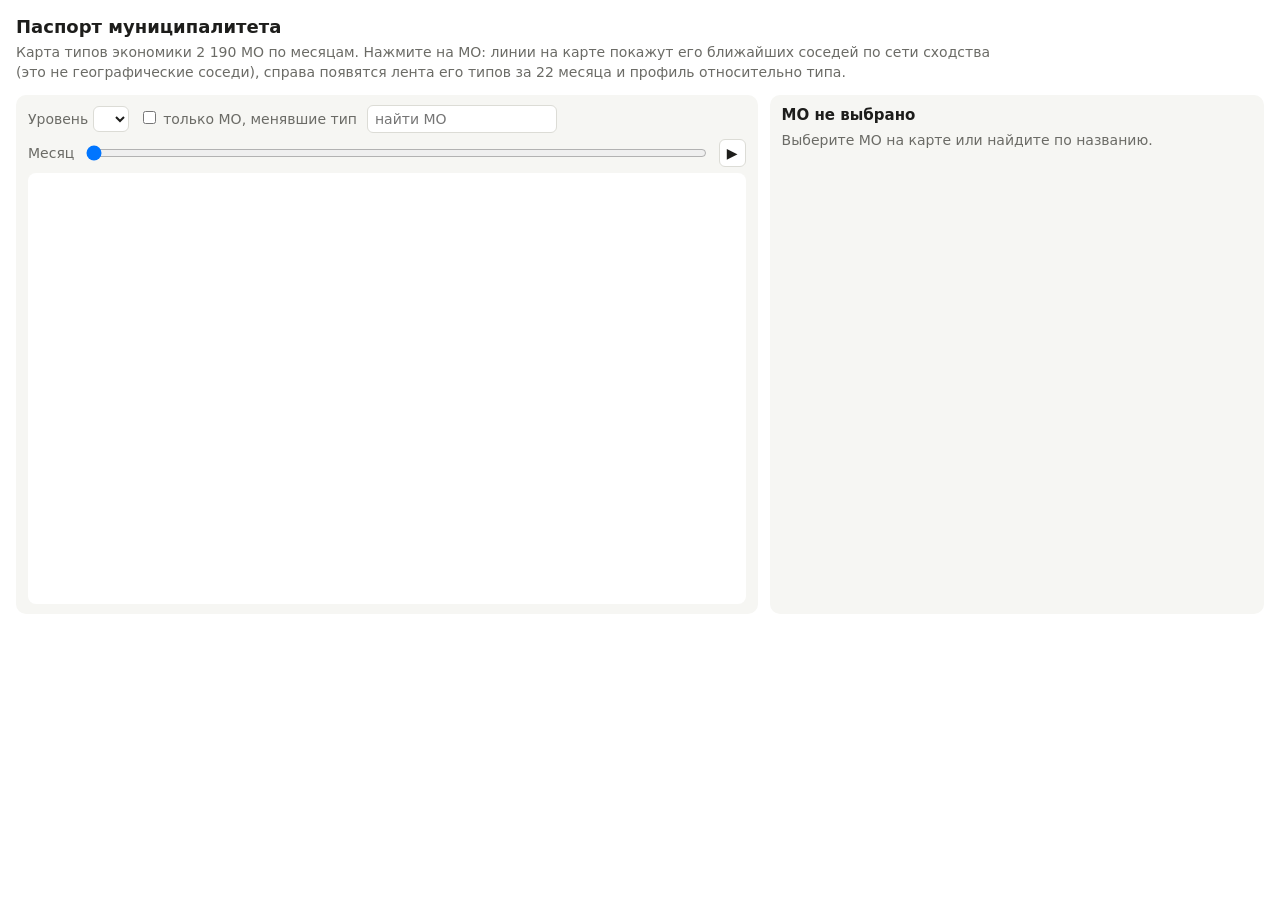
<file: archive/src_v1/dashboard_template.html>
<!doctype html>
<html lang="ru"><head><meta charset="utf-8"><meta name="viewport" content="width=device-width,initial-scale=1">
<title>Паспорт муниципалитета: типы, динамика, сеть сходства</title>
<style>
:root{--bg:#fff;--fg:#1d1d1b;--mut:#6b6b66;--card:#f6f6f3;--line:#dcdcd6}
@media (prefers-color-scheme:dark){:root{--bg:#161615;--fg:#ececea;--mut:#a0a09a;--card:#222220;--line:#3a3a37}}
body{margin:0;background:var(--bg);color:var(--fg);font:14px/1.45 system-ui,sans-serif}
header{padding:14px 16px 4px}h1{font-size:18px;margin:0 0 2px}header p{margin:0;color:var(--mut);max-width:980px}
.wrap{display:grid;grid-template-columns:minmax(0,1.5fr) minmax(300px,1fr);gap:12px;padding:8px 16px 16px}
@media (max-width:900px){.wrap{grid-template-columns:1fr}}
.card{background:var(--card);border-radius:10px;padding:10px 12px}
.ctl{display:flex;flex-wrap:wrap;gap:10px;align-items:center;margin-bottom:6px}
.ctl label{color:var(--mut)}input[type=range]{flex:1;min-width:160px}select,input[type=search],button{font:inherit;color:var(--fg);background:var(--bg);border:1px solid var(--line);border-radius:6px;padding:3px 7px}
.leg span{display:inline-flex;align-items:center;margin-right:12px;white-space:nowrap}.leg i{width:11px;height:11px;border-radius:2px;margin-right:5px;display:inline-block}
#mapbox{position:relative}#map{width:100%;height:auto;background:var(--bg);border-radius:8px;display:block}#map path{stroke:var(--bg);stroke-width:.25;cursor:pointer}#map path.sel{stroke:var(--fg);stroke-width:1.6}#map line{stroke:var(--fg);stroke-width:1.4;opacity:.75;pointer-events:none}#map circle{fill:var(--fg);stroke:var(--bg);stroke-width:1;pointer-events:none}#tip{position:absolute;pointer-events:none;background:var(--fg);color:var(--bg);padding:3px 7px;border-radius:5px;font-size:12px;display:none;white-space:nowrap}
h2{font-size:15px;margin:0 0 4px}.sub{color:var(--mut);margin:0 0 8px}
#ribbon{display:flex;gap:2px;margin:6px 0 2px}#ribbon div{flex:1;height:18px;border-radius:2px}
.ticks{display:flex;justify-content:space-between;color:var(--mut);font-size:11px}
.row{display:grid;grid-template-columns:150px 1fr;align-items:center;gap:6px;margin:1px 0;font-size:12px}
.bar{position:relative;height:10px;background:var(--bg);border-radius:3px}.bar b{position:absolute;top:0;height:10px;border-radius:3px}.bar u{position:absolute;top:-2px;width:2px;height:14px;background:var(--fg)}.bar s{position:absolute;left:50%;top:0;width:1px;height:10px;background:var(--mut)}
#nbs div{padding:2px 0;cursor:pointer;border-bottom:1px solid var(--line)}#nbs div:hover{background:var(--bg)}
.dot{display:inline-block;width:9px;height:9px;border-radius:50%;margin-right:6px}.x{color:var(--mut)}
</style></head><body>
<header><h1>Паспорт муниципалитета</h1>
<p>Карта типов экономики 2 190 МО по месяцам. Нажмите на МО: линии на карте покажут его ближайших соседей по сети сходства (это не географические соседи), справа появятся лента его типов за 22 месяца и профиль относительно типа.</p></header>
<div class="wrap">
 <div class="card">
  <div class="ctl"><label>Уровень <select id="k"></select></label>
   <label><input type="checkbox" id="chg"> только МО, менявшие тип</label>
   <input type="search" id="q" list="names" placeholder="найти МО"><datalist id="names"></datalist></div>
  <div class="ctl"><label id="mlab">Месяц</label><input type="range" id="m" min="0" value="0"><button id="play">▶</button></div>
  <div class="leg" id="leg"></div>
  <div id="mapbox"><svg id="map" viewBox="0 0 1000 600" role="img" aria-label="Карта типов МО"></svg><div id="tip"></div></div>
 </div>
 <div class="card" id="side"><h2>МО не выбрано</h2><p class="sub">Выберите МО на карте или найдите по названию.</p></div>
</div>
<script>
const D=%%DATA%%;
const $=id=>document.getElementById(id);let K=Object.keys(D.K)[0],t=D.months.length-1,sel=null,timer=null;
const NS='http://www.w3.org/2000/svg',svg=$('map');svg.setAttribute('viewBox','0 0 '+D.W+' '+D.H);
const P=D.paths.map((d,i)=>{const e=document.createElementNS(NS,'path');e.setAttribute('d',d);e.setAttribute('fill-rule','evenodd');e.dataset.i=i;svg.appendChild(e);return e});
const ov=document.createElementNS(NS,'g');svg.appendChild(ov);
svg.addEventListener('click',e=>{if(e.target.dataset&&e.target.dataset.i!==undefined)pick(+e.target.dataset.i)});
svg.addEventListener('mousemove',e=>{const i=e.target.dataset&&e.target.dataset.i;const tp=$('tip');if(i===undefined){tp.style.display='none';return}
 const k=D.K[K],r=$('mapbox').getBoundingClientRect();tp.innerHTML=D.name[i]+' · '+D.region[i]+'<br>'+k.names[k.L[t][i]];tp.style.display='block';tp.style.left=(e.clientX-r.left+12)+'px';tp.style.top=(e.clientY-r.top+12)+'px'});
svg.addEventListener('mouseleave',()=>$('tip').style.display='none');
function draw(){const k=D.K[K],n=k.names.length,chg=$('chg').checked;
 P.forEach((e,i)=>e.setAttribute('fill',chg&&!k.changed[i]?D.grey:D.pal[k.L[t][i]]));
 $('mlab').textContent='Месяц: '+D.months[t];$('m').value=t;
 $('leg').innerHTML=k.names.map((nm,i)=>`<span><i style="background:${D.pal[i]}"></i>${nm} (${k.n[i]})</span>`).join('')+(chg?`<span><i style="background:${D.grey}"></i>тип не менялся</span>`:'');
 if(sel!==null)panel()}
function pick(i){if(sel!==null)P[sel].classList.remove('sel');sel=i;P[i].classList.add('sel');ov.innerHTML='';
 D.nb[i].forEach(j=>{const l=document.createElementNS(NS,'line');l.setAttribute('x1',D.px[i]);l.setAttribute('y1',D.py[i]);l.setAttribute('x2',D.px[j]);l.setAttribute('y2',D.py[j]);ov.appendChild(l)});
 [i].concat(D.nb[i]).forEach((j,s)=>{const c=document.createElementNS(NS,'circle');c.setAttribute('cx',D.px[j]);c.setAttribute('cy',D.py[j]);c.setAttribute('r',s?3:6);ov.appendChild(c)});
 P[i].parentNode.appendChild(P[i]);svg.appendChild(ov);panel()}
function panel(){const i=sel,k=D.K[K],n=k.names.length,ty=k.L[t][i],end=k.L[k.L.length-1][i];
 const ch=new Set(k.L.map(r=>r[i])).size>1;
 let h=`<h2>${D.name[i]}</h2><p class="sub">${D.region[i]}</p><div><span class="dot" style="background:${D.pal[ty]}"></span><b>${k.names[ty]}</b> в ${D.months[t]}</div>`;
 h+=`<p class="sub">${ch?'За период МО меняло тип.':'За период МО тип не меняло.'}</p><div id="ribbon">`+D.months.map((m,s)=>`<div title="${m}: ${k.names[k.L[s][i]]}" style="background:${D.pal[k.L[s][i]]};${s==t?'outline:2px solid var(--fg)':''}"></div>`).join('')+`</div><div class="ticks"><span>${D.months[0]}</span><span>${D.months[D.months.length-1]}</span></div>`;
 h+=`<h2 style="margin-top:12px">Профиль (σ от медианы всех МО)</h2><p class="sub">Полоса — это МО, чёрная метка — медиана его типа.</p>`;
 D.feat.forEach((f,j)=>{const v=D.z[i][j],m=k.tmed[end][j],w=Math.abs(v)/3*50,l=v>=0?50:50-w;
  h+=`<div class="row"><span>${f}</span><div class="bar"><s></s><b style="left:${l}%;width:${w}%;background:${D.pal[end]}"></b><u style="left:${50+m/3*50}%"></u></div></div>`});
 h+=`<h2 style="margin-top:12px">Ближайшие по сети сходства</h2><p class="sub">Косинус профиля; соседи из других регионов показывают связи, которых нет на карте границ.</p><div id="nbs">`+
  D.nb[i].map((j,s)=>`<div data-j="${j}"><span class="dot" style="background:${D.pal[k.L[t][j]]}"></span>${D.name[j]} <span class="x">· ${D.region[j]}${D.region[j]!==D.region[i]?'':' (тот же регион)'} · ${D.ns[i][s]}</span></div>`).join('')+`</div>`;
 $('side').innerHTML=h;document.querySelectorAll('#nbs div').forEach(e=>e.onclick=()=>pick(+e.dataset.j))}
Object.keys(D.K).forEach(x=>{const o=document.createElement('option');o.value=x;o.textContent='K='+x+(x==Object.keys(D.K)[0]?' (макро)':' (подробно)');$('k').appendChild(o)});
$('names').innerHTML=D.name.map((a,i)=>`<option value="${a} · ${D.region[i]}">`).join('');
$('m').max=D.months.length-1;$('m').value=t;
$('k').onchange=e=>{K=e.target.value;draw()};$('chg').onchange=draw;$('m').oninput=e=>{t=+e.target.value;draw()};
$('q').onchange=e=>{const i=D.name.findIndex((a,s)=>a+' · '+D.region[s]===e.target.value);if(i>=0)pick(i)};
$('play').onclick=()=>{if(timer){clearInterval(timer);timer=null;$('play').textContent='▶';return}$('play').textContent='❚❚';t=0;draw();timer=setInterval(()=>{if(t>=D.months.length-1){clearInterval(timer);timer=null;$('play').textContent='▶';return}t++;draw()},450)};
draw();
</script></body></html>
</file>
